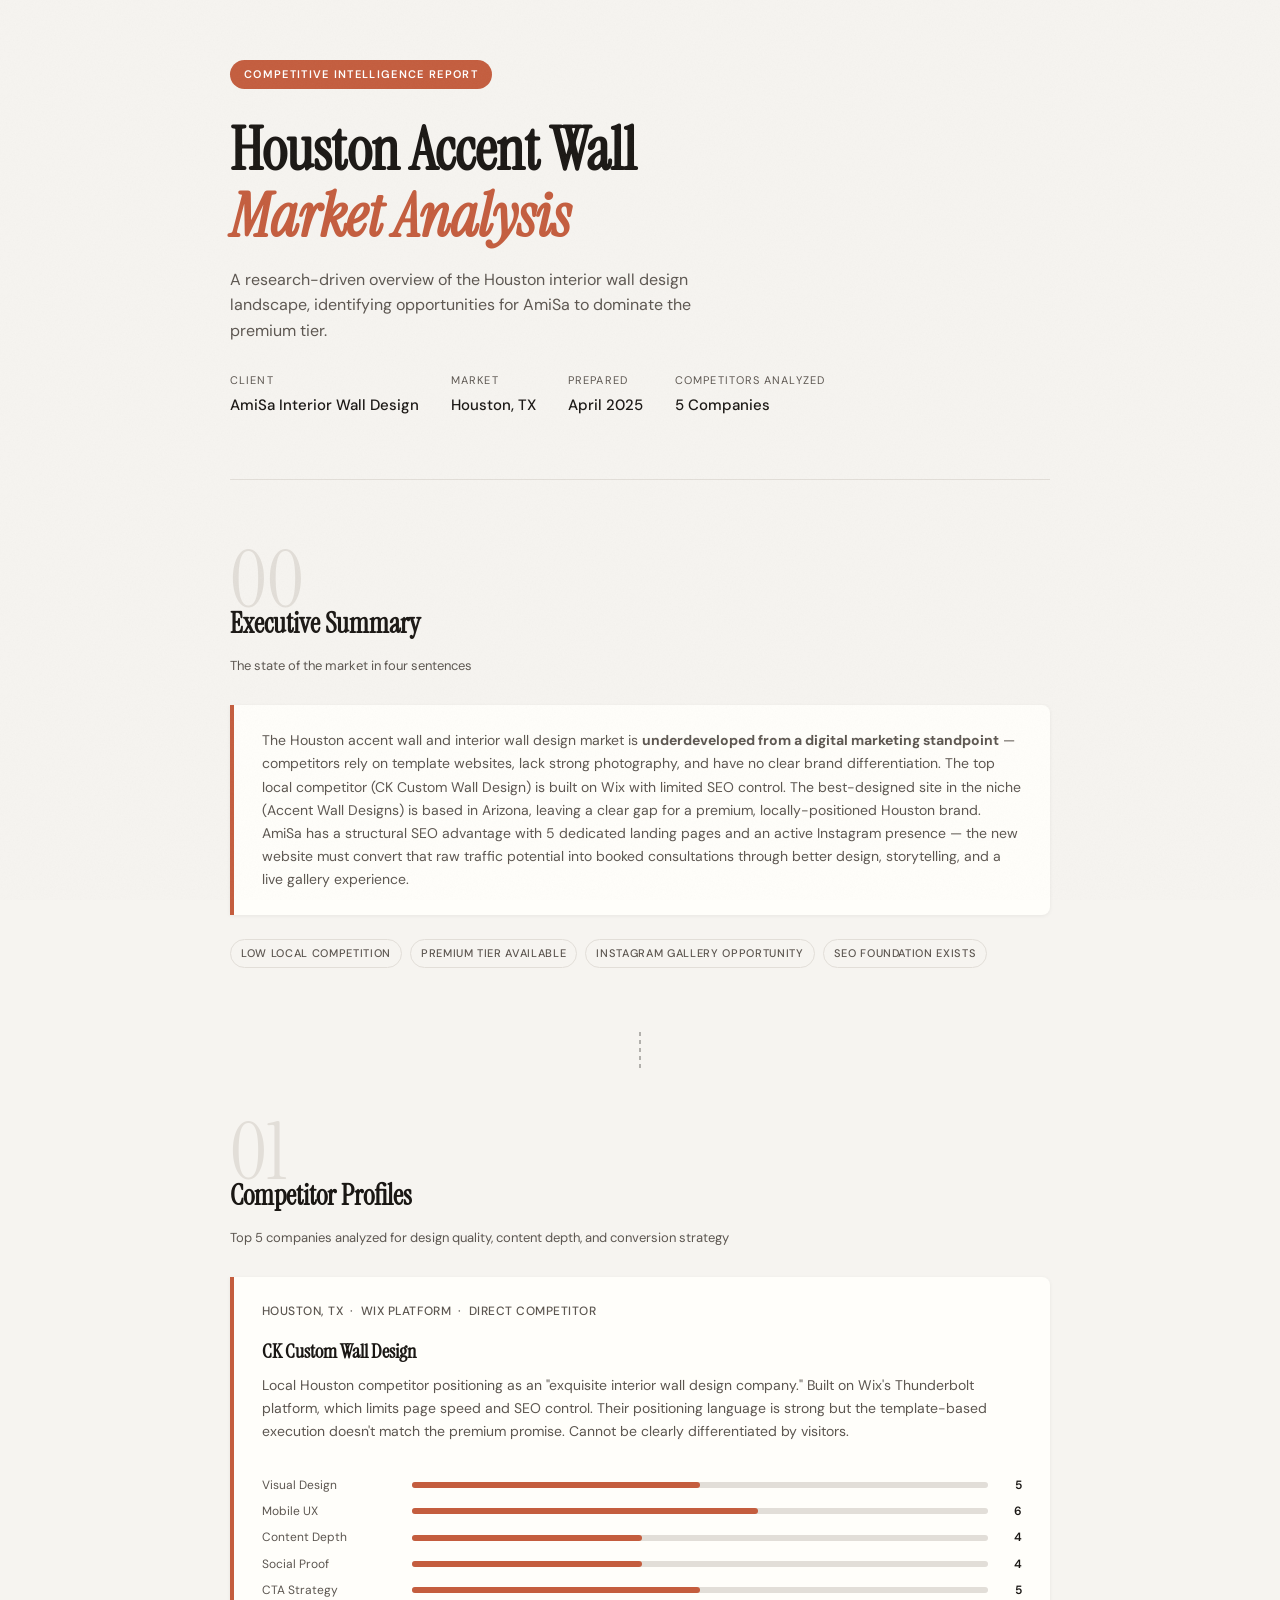
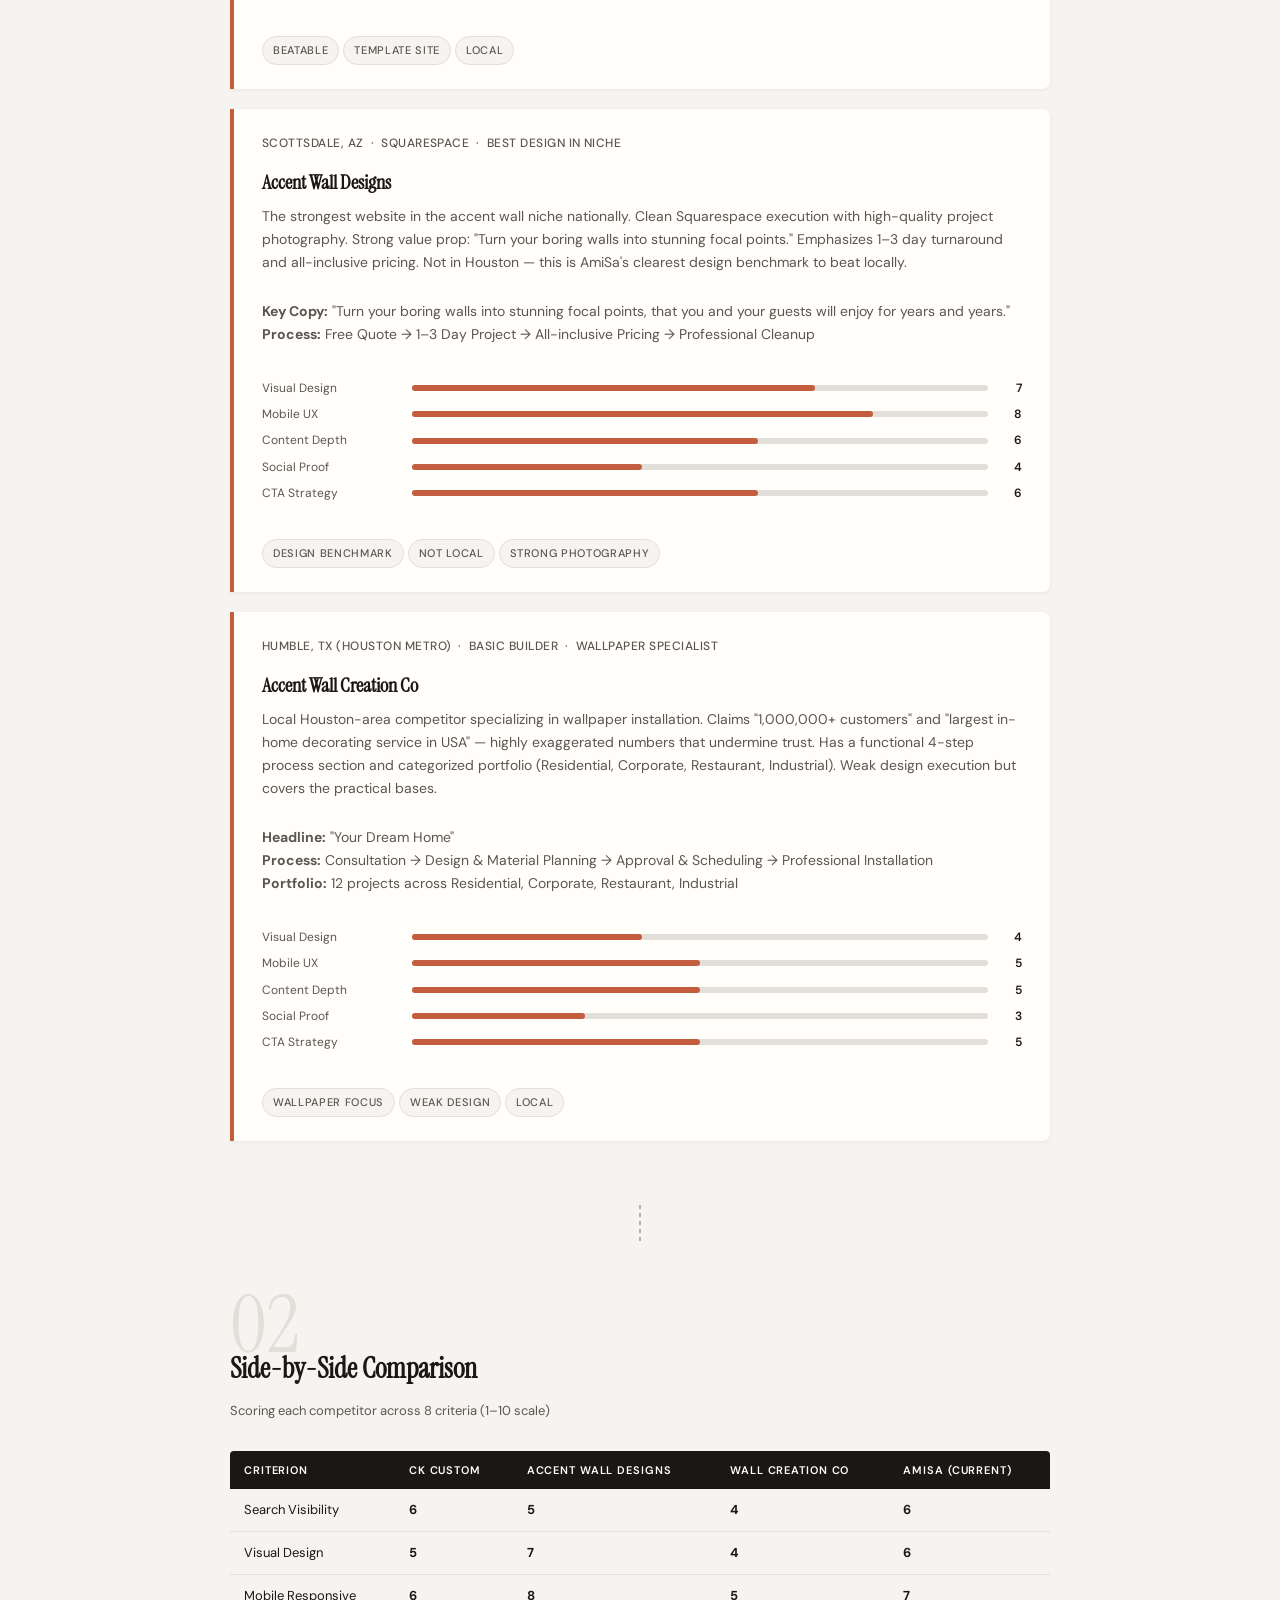
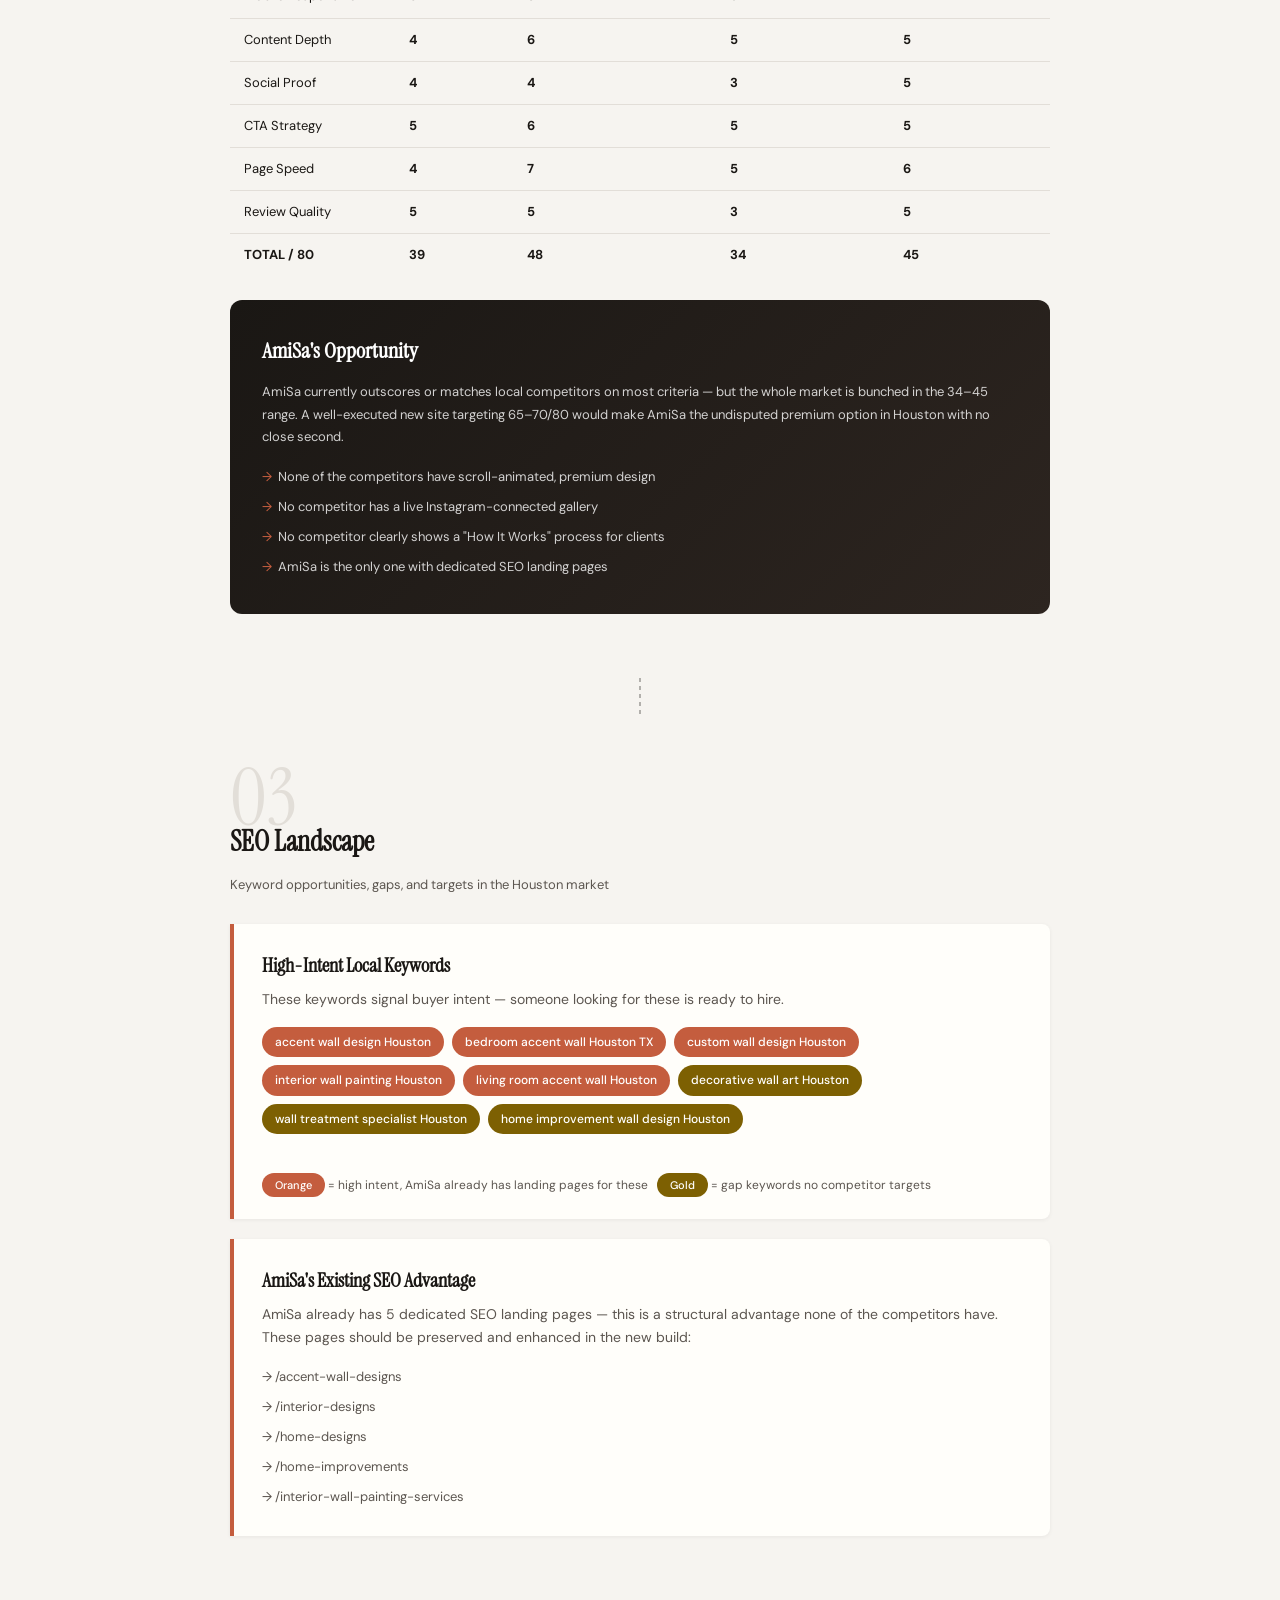
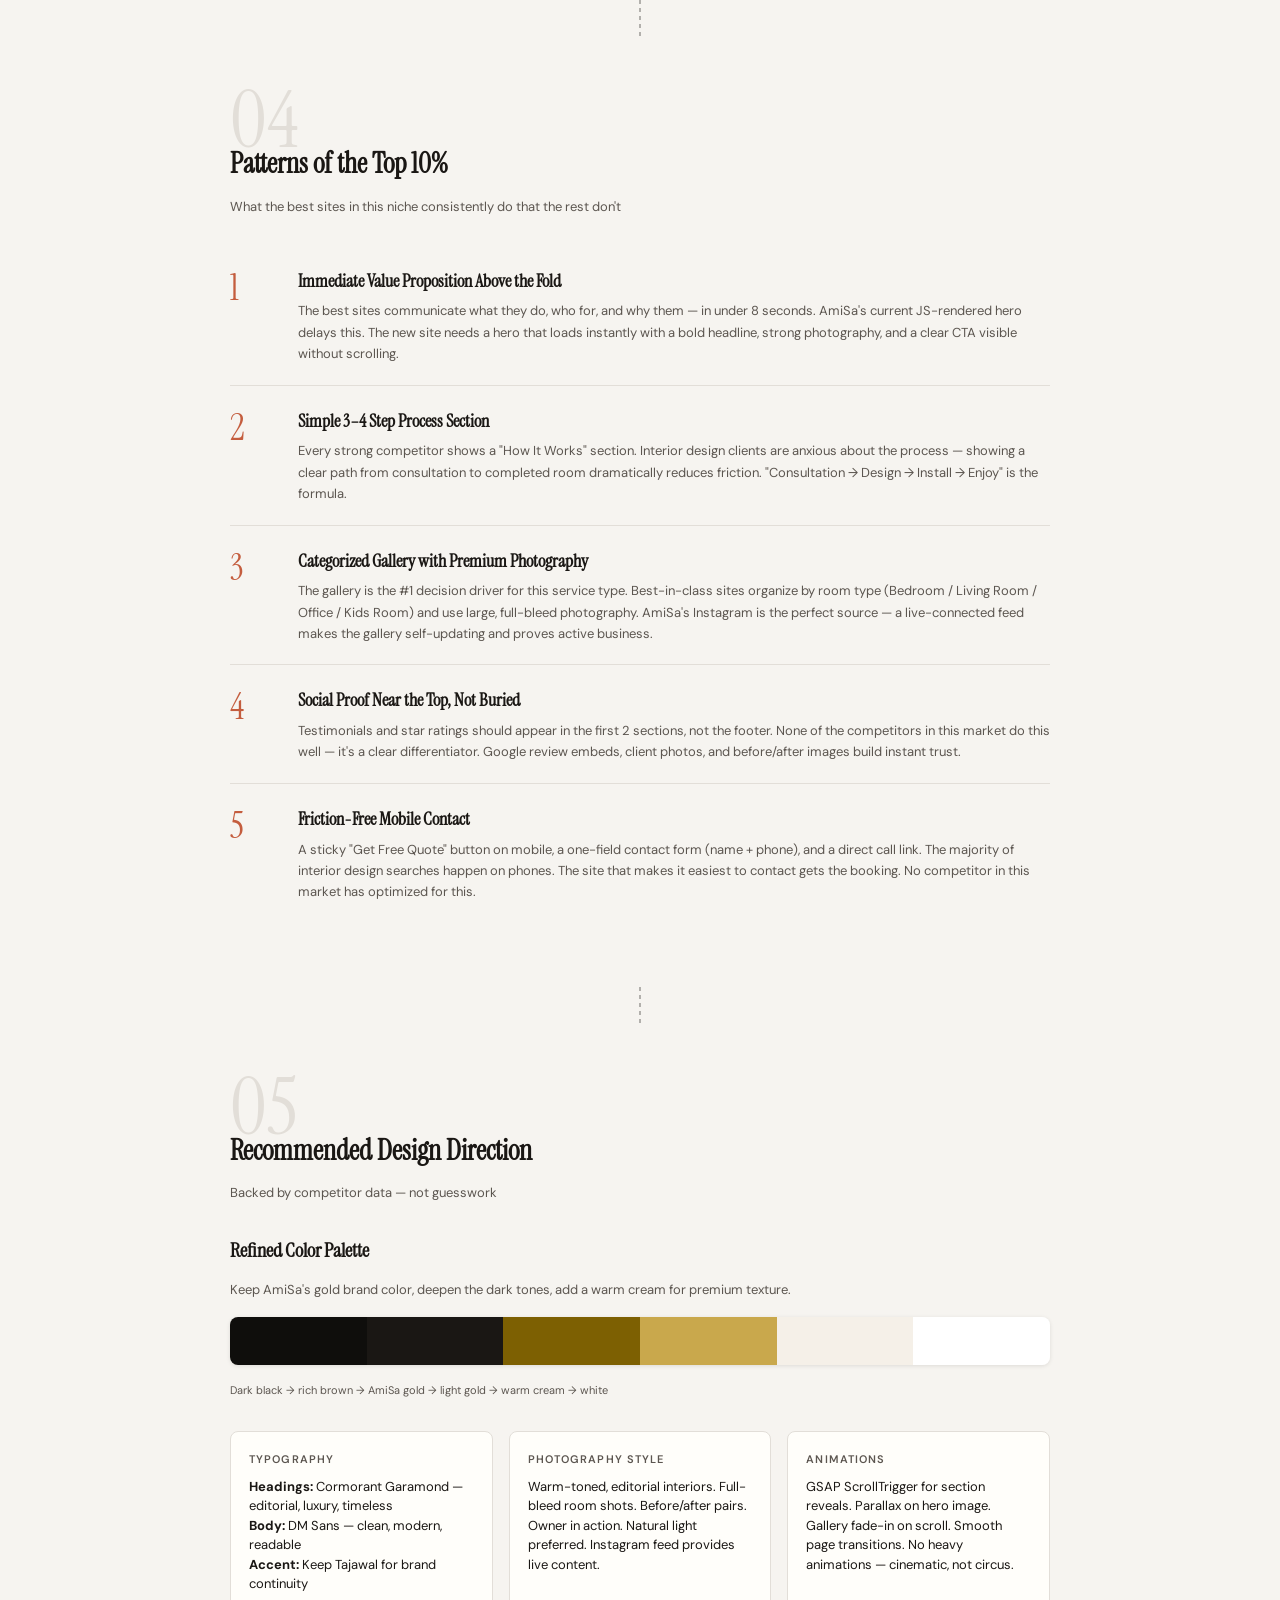
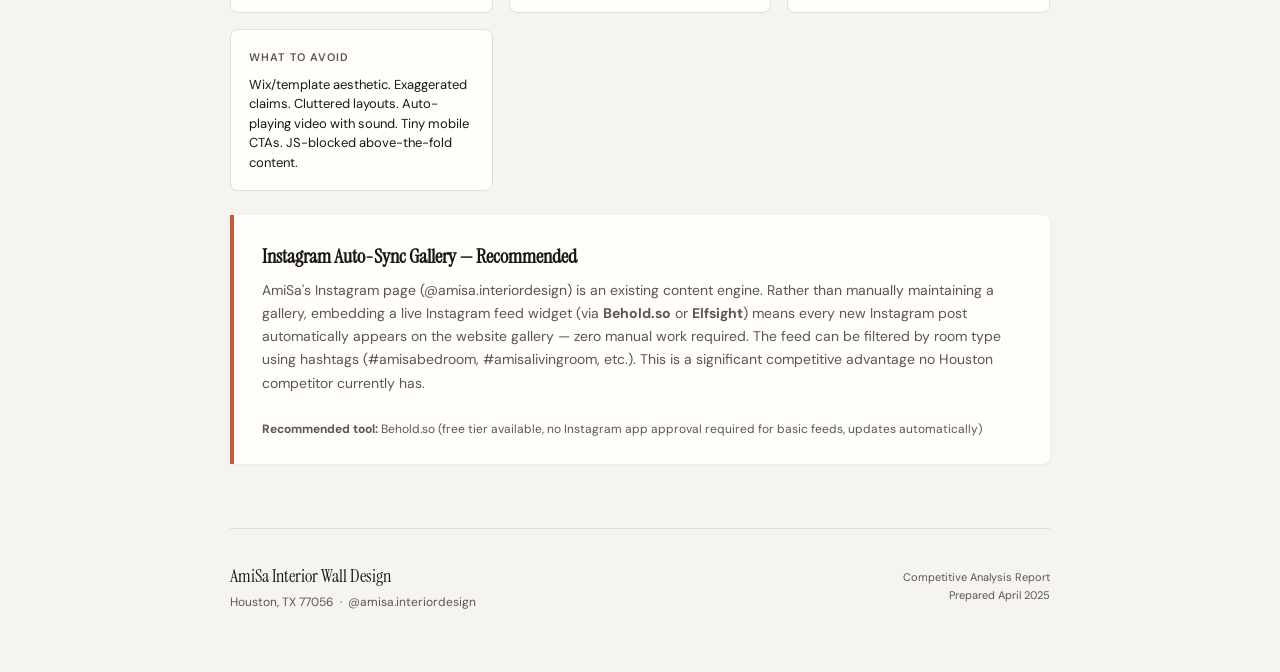
<file: competitive-analysis.html>
<!DOCTYPE html>
<html lang="en">
<head>
  <meta charset="UTF-8" />
  <meta name="viewport" content="width=device-width, initial-scale=1.0" />
  <title>Competitive Analysis — AmiSa Interior Wall Design</title>
  <link rel="preconnect" href="https://fonts.googleapis.com" />
  <link rel="preconnect" href="https://fonts.gstatic.com" crossorigin />
  <link href="https://fonts.googleapis.com/css2?family=Instrument+Serif:ital@0;1&family=DM+Sans:wght@300;400;500;600&display=swap" rel="stylesheet" />
  <style>
    *, *::before, *::after { box-sizing: border-box; margin: 0; padding: 0; }

    :root {
      --paper: #f6f4f0;
      --paper-card: #fffefa;
      --ink: #1a1714;
      --ink-soft: #5c5650;
      --gold: #7D6002;
      --terracotta: #c45d3e;
      --border: #e2ded8;
      --accent-border: 4px solid var(--terracotta);
    }

    /* Grain texture */
    body::before {
      content: '';
      position: fixed;
      inset: 0;
      background-image: url("data:image/svg+xml,%3Csvg xmlns='http://www.w3.org/2000/svg' width='200' height='200'%3E%3Cfilter id='noise'%3E%3CfeTurbulence type='fractalNoise' baseFrequency='0.65' numOctaves='3' stitchTiles='stitch'/%3E%3CfeColorMatrix type='saturate' values='0'/%3E%3C/filter%3E%3Crect width='200' height='200' filter='url(%23noise)' opacity='0.04'/%3E%3C/svg%3E");
      pointer-events: none;
      z-index: 1000;
    }

    body {
      font-family: 'DM Sans', sans-serif;
      background: var(--paper);
      color: var(--ink);
      font-size: 15px;
      line-height: 1.7;
      -webkit-font-smoothing: antialiased;
    }

    .page { max-width: 900px; margin: 0 auto; padding: 60px 40px; }

    /* Cover */
    .cover {
      border-bottom: 1px solid var(--border);
      padding-bottom: 60px;
      margin-bottom: 60px;
    }
    .cover-badge {
      display: inline-block;
      background: var(--terracotta);
      color: #fff;
      font-size: 11px;
      font-weight: 600;
      letter-spacing: 0.12em;
      text-transform: uppercase;
      padding: 5px 14px;
      border-radius: 20px;
      margin-bottom: 28px;
    }
    .cover h1 {
      font-family: 'Instrument Serif', serif;
      font-size: clamp(36px, 6vw, 60px);
      line-height: 1.1;
      color: var(--ink);
      margin-bottom: 18px;
    }
    .cover h1 em {
      font-style: italic;
      color: var(--terracotta);
    }
    .cover-meta {
      display: flex;
      gap: 32px;
      flex-wrap: wrap;
      margin-top: 28px;
    }
    .cover-meta-item { display: flex; flex-direction: column; }
    .cover-meta-label { font-size: 11px; letter-spacing: 0.1em; text-transform: uppercase; color: var(--ink-soft); margin-bottom: 3px; }
    .cover-meta-value { font-size: 15px; font-weight: 500; }

    /* Section */
    .section { margin-bottom: 64px; }
    .section-number {
      font-family: 'Instrument Serif', serif;
      font-size: 80px;
      line-height: 1;
      color: var(--border);
      margin-bottom: -20px;
      display: block;
    }
    .section-title {
      font-family: 'Instrument Serif', serif;
      font-size: 28px;
      color: var(--ink);
      margin-bottom: 8px;
    }
    .section-subtitle {
      font-size: 13px;
      color: var(--ink-soft);
      margin-bottom: 28px;
      font-weight: 400;
    }

    /* Tags */
    .tag {
      display: inline-block;
      background: var(--paper);
      border: 1px solid var(--border);
      color: var(--ink-soft);
      font-size: 11px;
      font-weight: 500;
      letter-spacing: 0.06em;
      text-transform: uppercase;
      padding: 4px 10px;
      border-radius: 20px;
      margin: 4px 4px 0 0;
    }

    /* Card */
    .card {
      background: var(--paper-card);
      border-left: var(--accent-border);
      border-radius: 0 8px 8px 0;
      padding: 24px 28px;
      margin-bottom: 20px;
      box-shadow: 0 1px 4px rgba(0,0,0,0.06);
      transition: box-shadow 0.2s;
    }
    .card:hover { box-shadow: 0 4px 16px rgba(0,0,0,0.1); }
    .card h3 {
      font-family: 'Instrument Serif', serif;
      font-size: 20px;
      margin-bottom: 6px;
      color: var(--ink);
    }
    .card .card-meta { font-size: 12px; color: var(--ink-soft); margin-bottom: 12px; font-weight: 500; letter-spacing: 0.04em; text-transform: uppercase; }
    .card p { font-size: 14px; color: var(--ink-soft); line-height: 1.65; }

    /* Score bar */
    .score-row { display: flex; align-items: center; gap: 10px; margin: 6px 0; }
    .score-label { font-size: 12px; color: var(--ink-soft); min-width: 140px; }
    .score-bar-track { flex: 1; background: var(--border); border-radius: 4px; height: 6px; }
    .score-bar-fill { height: 6px; border-radius: 4px; background: var(--terracotta); transition: width 0.3s; }
    .score-num { font-size: 12px; font-weight: 600; color: var(--ink); min-width: 24px; text-align: right; }

    /* Color swatches */
    .swatches { display: flex; gap: 8px; flex-wrap: wrap; margin: 12px 0; }
    .swatch {
      width: 32px; height: 32px; border-radius: 50%;
      border: 2px solid rgba(0,0,0,0.1);
      position: relative;
      cursor: default;
    }
    .swatch::after {
      content: attr(data-hex);
      position: absolute;
      bottom: -20px;
      left: 50%;
      transform: translateX(-50%);
      font-size: 9px;
      color: var(--ink-soft);
      white-space: nowrap;
    }
    .swatches-wrap { margin-bottom: 32px; }

    /* Connector */
    .connector {
      display: flex;
      justify-content: center;
      margin: 0 0 40px;
    }
    .connector svg { opacity: 0.3; }

    /* Comparison table */
    .comparison-table { width: 100%; border-collapse: collapse; font-size: 13px; margin: 20px 0; }
    .comparison-table th {
      background: var(--ink);
      color: #fff;
      padding: 10px 14px;
      text-align: left;
      font-size: 11px;
      font-weight: 600;
      letter-spacing: 0.08em;
      text-transform: uppercase;
    }
    .comparison-table th:first-child { border-radius: 4px 0 0 0; }
    .comparison-table th:last-child { border-radius: 0 4px 0 0; }
    .comparison-table td {
      padding: 10px 14px;
      border-bottom: 1px solid var(--border);
      color: var(--ink);
    }
    .comparison-table tr:nth-child(even) td { background: var(--paper); }
    .comparison-table tr:last-child td { border-bottom: none; }
    .score-cell { font-weight: 700; }
    .score-hi { color: #2d7a5c; }
    .score-mid { color: #b07d2a; }
    .score-lo { color: #b04040; }

    /* Keyword list */
    .keyword-grid { display: flex; flex-wrap: wrap; gap: 8px; margin: 16px 0; }
    .keyword-chip {
      background: var(--ink);
      color: #fff;
      font-size: 12px;
      font-weight: 500;
      padding: 5px 13px;
      border-radius: 20px;
    }
    .keyword-chip.opportunity { background: var(--terracotta); }
    .keyword-chip.gap { background: var(--gold); }

    /* Pattern cards */
    .pattern-card {
      display: grid;
      grid-template-columns: 48px 1fr;
      gap: 20px;
      align-items: start;
      padding: 20px 0;
      border-bottom: 1px solid var(--border);
    }
    .pattern-card:last-child { border-bottom: none; }
    .pattern-num {
      font-family: 'Instrument Serif', serif;
      font-size: 36px;
      color: var(--terracotta);
      line-height: 1;
      padding-top: 4px;
    }
    .pattern-body h4 { font-family: 'Instrument Serif', serif; font-size: 18px; margin-bottom: 4px; }
    .pattern-body p { font-size: 13px; color: var(--ink-soft); line-height: 1.65; }

    /* Design direction */
    .direction-grid { display: grid; grid-template-columns: repeat(auto-fit, minmax(200px, 1fr)); gap: 16px; margin: 20px 0; }
    .direction-item {
      background: var(--paper-card);
      border: 1px solid var(--border);
      border-radius: 8px;
      padding: 18px;
    }
    .direction-item h4 { font-size: 11px; font-weight: 600; letter-spacing: 0.1em; text-transform: uppercase; color: var(--ink-soft); margin-bottom: 8px; }
    .direction-item p { font-size: 13px; color: var(--ink); line-height: 1.5; }

    /* Palette preview */
    .palette-preview { display: flex; gap: 0; border-radius: 8px; overflow: hidden; height: 48px; margin: 16px 0; box-shadow: 0 1px 4px rgba(0,0,0,0.1); }
    .palette-swatch { flex: 1; }

    /* Recommendation highlight */
    .highlight-box {
      background: linear-gradient(135deg, #1a1714, #2d2520);
      color: #fff;
      border-radius: 12px;
      padding: 32px;
      margin: 24px 0;
    }
    .highlight-box h3 { font-family: 'Instrument Serif', serif; font-size: 22px; margin-bottom: 12px; color: #fff; }
    .highlight-box p { font-size: 13px; line-height: 1.7; color: rgba(255,255,255,0.8); }
    .highlight-box ul { list-style: none; margin-top: 14px; }
    .highlight-box ul li { font-size: 13px; color: rgba(255,255,255,0.8); padding: 4px 0; padding-left: 16px; position: relative; }
    .highlight-box ul li::before { content: '→'; position: absolute; left: 0; color: var(--terracotta); }

    /* Print */
    @media print {
      body::before { display: none; }
      .card:hover { box-shadow: 0 1px 4px rgba(0,0,0,0.06); }
      .section { page-break-inside: avoid; }
      .page { padding: 40px 20px; }
    }

    @media (max-width: 640px) {
      .page { padding: 40px 20px; }
      .cover-meta { gap: 20px; }
      .score-label { min-width: 100px; }
    }
  </style>
</head>
<body>
<div class="page">

  <!-- COVER -->
  <div class="cover">
    <span class="cover-badge">Competitive Intelligence Report</span>
    <h1>Houston Accent Wall<br><em>Market Analysis</em></h1>
    <p style="font-size:16px; color:var(--ink-soft); max-width:500px; line-height:1.6;">
      A research-driven overview of the Houston interior wall design landscape, identifying opportunities for AmiSa to dominate the premium tier.
    </p>
    <div class="cover-meta">
      <div class="cover-meta-item">
        <span class="cover-meta-label">Client</span>
        <span class="cover-meta-value">AmiSa Interior Wall Design</span>
      </div>
      <div class="cover-meta-item">
        <span class="cover-meta-label">Market</span>
        <span class="cover-meta-value">Houston, TX</span>
      </div>
      <div class="cover-meta-item">
        <span class="cover-meta-label">Prepared</span>
        <span class="cover-meta-value">April 2025</span>
      </div>
      <div class="cover-meta-item">
        <span class="cover-meta-label">Competitors Analyzed</span>
        <span class="cover-meta-value">5 Companies</span>
      </div>
    </div>
  </div>

  <!-- EXECUTIVE SUMMARY -->
  <div class="section">
    <span class="section-number">00</span>
    <h2 class="section-title">Executive Summary</h2>
    <p class="section-subtitle">The state of the market in four sentences</p>
    <div class="card">
      <p>
        The Houston accent wall and interior wall design market is <strong>underdeveloped from a digital marketing standpoint</strong> — competitors rely on template websites, lack strong photography, and have no clear brand differentiation. The top local competitor (CK Custom Wall Design) is built on Wix with limited SEO control. The best-designed site in the niche (Accent Wall Designs) is based in Arizona, leaving a clear gap for a premium, locally-positioned Houston brand. AmiSa has a structural SEO advantage with 5 dedicated landing pages and an active Instagram presence — the new website must convert that raw traffic potential into booked consultations through better design, storytelling, and a live gallery experience.
      </p>
    </div>
    <div>
      <span class="tag">Low Local Competition</span>
      <span class="tag">Premium Tier Available</span>
      <span class="tag">Instagram Gallery Opportunity</span>
      <span class="tag">SEO Foundation Exists</span>
    </div>
  </div>

  <div class="connector">
    <svg width="2" height="40" viewBox="0 0 2 40"><line x1="1" y1="0" x2="1" y2="40" stroke="#1a1714" stroke-width="2" stroke-dasharray="4 4"/></svg>
  </div>

  <!-- COMPETITOR PROFILES -->
  <div class="section">
    <span class="section-number">01</span>
    <h2 class="section-title">Competitor Profiles</h2>
    <p class="section-subtitle">Top 5 companies analyzed for design quality, content depth, and conversion strategy</p>

    <!-- CK Custom -->
    <div class="card">
      <div class="card-meta">Houston, TX &nbsp;·&nbsp; Wix Platform &nbsp;·&nbsp; Direct Competitor</div>
      <h3>CK Custom Wall Design</h3>
      <p>Local Houston competitor positioning as an "exquisite interior wall design company." Built on Wix's Thunderbolt platform, which limits page speed and SEO control. Their positioning language is strong but the template-based execution doesn't match the premium promise. Cannot be clearly differentiated by visitors.</p>
      <br />
      <div class="score-row"><span class="score-label">Visual Design</span><div class="score-bar-track"><div class="score-bar-fill" style="width:50%"></div></div><span class="score-num">5</span></div>
      <div class="score-row"><span class="score-label">Mobile UX</span><div class="score-bar-track"><div class="score-bar-fill" style="width:60%"></div></div><span class="score-num">6</span></div>
      <div class="score-row"><span class="score-label">Content Depth</span><div class="score-bar-track"><div class="score-bar-fill" style="width:40%"></div></div><span class="score-num">4</span></div>
      <div class="score-row"><span class="score-label">Social Proof</span><div class="score-bar-track"><div class="score-bar-fill" style="width:40%"></div></div><span class="score-num">4</span></div>
      <div class="score-row"><span class="score-label">CTA Strategy</span><div class="score-bar-track"><div class="score-bar-fill" style="width:50%"></div></div><span class="score-num">5</span></div>
      <br />
      <span class="tag">Beatable</span><span class="tag">Template Site</span><span class="tag">Local</span>
    </div>

    <!-- Accent Wall Designs -->
    <div class="card">
      <div class="card-meta">Scottsdale, AZ &nbsp;·&nbsp; Squarespace &nbsp;·&nbsp; Best Design in Niche</div>
      <h3>Accent Wall Designs</h3>
      <p>The strongest website in the accent wall niche nationally. Clean Squarespace execution with high-quality project photography. Strong value prop: "Turn your boring walls into stunning focal points." Emphasizes 1–3 day turnaround and all-inclusive pricing. Not in Houston — this is AmiSa's clearest design benchmark to beat locally.</p>
      <br />
      <p><strong>Key Copy:</strong> "Turn your boring walls into stunning focal points, that you and your guests will enjoy for years and years."</p>
      <p><strong>Process:</strong> Free Quote → 1–3 Day Project → All-inclusive Pricing → Professional Cleanup</p>
      <br />
      <div class="score-row"><span class="score-label">Visual Design</span><div class="score-bar-track"><div class="score-bar-fill" style="width:70%"></div></div><span class="score-num">7</span></div>
      <div class="score-row"><span class="score-label">Mobile UX</span><div class="score-bar-track"><div class="score-bar-fill" style="width:80%"></div></div><span class="score-num">8</span></div>
      <div class="score-row"><span class="score-label">Content Depth</span><div class="score-bar-track"><div class="score-bar-fill" style="width:60%"></div></div><span class="score-num">6</span></div>
      <div class="score-row"><span class="score-label">Social Proof</span><div class="score-bar-track"><div class="score-bar-fill" style="width:40%"></div></div><span class="score-num">4</span></div>
      <div class="score-row"><span class="score-label">CTA Strategy</span><div class="score-bar-track"><div class="score-bar-fill" style="width:60%"></div></div><span class="score-num">6</span></div>
      <br />
      <span class="tag">Design Benchmark</span><span class="tag">Not Local</span><span class="tag">Strong Photography</span>
    </div>

    <!-- Accent Wall Creation Co -->
    <div class="card">
      <div class="card-meta">Humble, TX (Houston Metro) &nbsp;·&nbsp; Basic Builder &nbsp;·&nbsp; Wallpaper Specialist</div>
      <h3>Accent Wall Creation Co</h3>
      <p>Local Houston-area competitor specializing in wallpaper installation. Claims "1,000,000+ customers" and "largest in-home decorating service in USA" — highly exaggerated numbers that undermine trust. Has a functional 4-step process section and categorized portfolio (Residential, Corporate, Restaurant, Industrial). Weak design execution but covers the practical bases.</p>
      <br />
      <p><strong>Headline:</strong> "Your Dream Home"</p>
      <p><strong>Process:</strong> Consultation → Design & Material Planning → Approval & Scheduling → Professional Installation</p>
      <p><strong>Portfolio:</strong> 12 projects across Residential, Corporate, Restaurant, Industrial</p>
      <br />
      <div class="score-row"><span class="score-label">Visual Design</span><div class="score-bar-track"><div class="score-bar-fill" style="width:40%"></div></div><span class="score-num">4</span></div>
      <div class="score-row"><span class="score-label">Mobile UX</span><div class="score-bar-track"><div class="score-bar-fill" style="width:50%"></div></div><span class="score-num">5</span></div>
      <div class="score-row"><span class="score-label">Content Depth</span><div class="score-bar-track"><div class="score-bar-fill" style="width:50%"></div></div><span class="score-num">5</span></div>
      <div class="score-row"><span class="score-label">Social Proof</span><div class="score-bar-track"><div class="score-bar-fill" style="width:30%"></div></div><span class="score-num">3</span></div>
      <div class="score-row"><span class="score-label">CTA Strategy</span><div class="score-bar-track"><div class="score-bar-fill" style="width:50%"></div></div><span class="score-num">5</span></div>
      <br />
      <span class="tag">Wallpaper Focus</span><span class="tag">Weak Design</span><span class="tag">Local</span>
    </div>

  </div>

  <div class="connector">
    <svg width="2" height="40" viewBox="0 0 2 40"><line x1="1" y1="0" x2="1" y2="40" stroke="#1a1714" stroke-width="2" stroke-dasharray="4 4"/></svg>
  </div>

  <!-- COMPARISON TABLE -->
  <div class="section">
    <span class="section-number">02</span>
    <h2 class="section-title">Side-by-Side Comparison</h2>
    <p class="section-subtitle">Scoring each competitor across 8 criteria (1–10 scale)</p>

    <table class="comparison-table">
      <thead>
        <tr>
          <th>Criterion</th>
          <th>CK Custom</th>
          <th>Accent Wall Designs</th>
          <th>Wall Creation Co</th>
          <th>AmiSa (current)</th>
        </tr>
      </thead>
      <tbody>
        <tr><td>Search Visibility</td><td class="score-cell score-mid">6</td><td class="score-cell score-mid">5</td><td class="score-cell score-lo">4</td><td class="score-cell score-mid">6</td></tr>
        <tr><td>Visual Design</td><td class="score-cell score-mid">5</td><td class="score-cell score-hi">7</td><td class="score-cell score-lo">4</td><td class="score-cell score-mid">6</td></tr>
        <tr><td>Mobile Responsive</td><td class="score-cell score-mid">6</td><td class="score-cell score-hi">8</td><td class="score-cell score-mid">5</td><td class="score-cell score-mid">7</td></tr>
        <tr><td>Content Depth</td><td class="score-cell score-lo">4</td><td class="score-cell score-mid">6</td><td class="score-cell score-mid">5</td><td class="score-cell score-mid">5</td></tr>
        <tr><td>Social Proof</td><td class="score-cell score-lo">4</td><td class="score-cell score-lo">4</td><td class="score-cell score-lo">3</td><td class="score-cell score-mid">5</td></tr>
        <tr><td>CTA Strategy</td><td class="score-cell score-mid">5</td><td class="score-cell score-mid">6</td><td class="score-cell score-mid">5</td><td class="score-cell score-mid">5</td></tr>
        <tr><td>Page Speed</td><td class="score-cell score-lo">4</td><td class="score-cell score-hi">7</td><td class="score-cell score-mid">5</td><td class="score-cell score-mid">6</td></tr>
        <tr><td>Review Quality</td><td class="score-cell score-mid">5</td><td class="score-cell score-mid">5</td><td class="score-cell score-lo">3</td><td class="score-cell score-mid">5</td></tr>
        <tr style="font-weight:700;"><td><strong>TOTAL / 80</strong></td><td class="score-cell score-lo">39</td><td class="score-cell score-hi">48</td><td class="score-cell score-lo">34</td><td class="score-cell score-mid">45</td></tr>
      </tbody>
    </table>

    <div class="highlight-box">
      <h3>AmiSa's Opportunity</h3>
      <p>AmiSa currently outscores or matches local competitors on most criteria — but the whole market is bunched in the 34–45 range. A well-executed new site targeting 65–70/80 would make AmiSa the undisputed premium option in Houston with no close second.</p>
      <ul>
        <li>None of the competitors have scroll-animated, premium design</li>
        <li>No competitor has a live Instagram-connected gallery</li>
        <li>No competitor clearly shows a "How It Works" process for clients</li>
        <li>AmiSa is the only one with dedicated SEO landing pages</li>
      </ul>
    </div>
  </div>

  <div class="connector">
    <svg width="2" height="40" viewBox="0 0 2 40"><line x1="1" y1="0" x2="1" y2="40" stroke="#1a1714" stroke-width="2" stroke-dasharray="4 4"/></svg>
  </div>

  <!-- SEO LANDSCAPE -->
  <div class="section">
    <span class="section-number">03</span>
    <h2 class="section-title">SEO Landscape</h2>
    <p class="section-subtitle">Keyword opportunities, gaps, and targets in the Houston market</p>

    <div class="card">
      <h3>High-Intent Local Keywords</h3>
      <p>These keywords signal buyer intent — someone looking for these is ready to hire.</p>
      <div class="keyword-grid" style="margin-top:16px;">
        <span class="keyword-chip opportunity">accent wall design Houston</span>
        <span class="keyword-chip opportunity">bedroom accent wall Houston TX</span>
        <span class="keyword-chip opportunity">custom wall design Houston</span>
        <span class="keyword-chip opportunity">interior wall painting Houston</span>
        <span class="keyword-chip opportunity">living room accent wall Houston</span>
        <span class="keyword-chip gap">decorative wall art Houston</span>
        <span class="keyword-chip gap">wall treatment specialist Houston</span>
        <span class="keyword-chip gap">home improvement wall design Houston</span>
      </div>
      <br />
      <p style="font-size:12px; color:var(--ink-soft);">
        <span class="keyword-chip opportunity" style="font-size:11px;">Orange</span> = high intent, AmiSa already has landing pages for these &nbsp;
        <span class="keyword-chip gap" style="font-size:11px;">Gold</span> = gap keywords no competitor targets
      </p>
    </div>

    <div class="card">
      <h3>AmiSa's Existing SEO Advantage</h3>
      <p>AmiSa already has 5 dedicated SEO landing pages — this is a structural advantage none of the competitors have. These pages should be preserved and enhanced in the new build:</p>
      <ul style="list-style:none; margin-top:12px;">
        <li style="padding:4px 0; font-size:13px; color:var(--ink-soft);">→ /accent-wall-designs</li>
        <li style="padding:4px 0; font-size:13px; color:var(--ink-soft);">→ /interior-designs</li>
        <li style="padding:4px 0; font-size:13px; color:var(--ink-soft);">→ /home-designs</li>
        <li style="padding:4px 0; font-size:13px; color:var(--ink-soft);">→ /home-improvements</li>
        <li style="padding:4px 0; font-size:13px; color:var(--ink-soft);">→ /interior-wall-painting-services</li>
      </ul>
    </div>
  </div>

  <div class="connector">
    <svg width="2" height="40" viewBox="0 0 2 40"><line x1="1" y1="0" x2="1" y2="40" stroke="#1a1714" stroke-width="2" stroke-dasharray="4 4"/></svg>
  </div>

  <!-- PATTERNS -->
  <div class="section">
    <span class="section-number">04</span>
    <h2 class="section-title">Patterns of the Top 10%</h2>
    <p class="section-subtitle">What the best sites in this niche consistently do that the rest don't</p>

    <div class="pattern-card">
      <div class="pattern-num">1</div>
      <div class="pattern-body">
        <h4>Immediate Value Proposition Above the Fold</h4>
        <p>The best sites communicate what they do, who for, and why them — in under 8 seconds. AmiSa's current JS-rendered hero delays this. The new site needs a hero that loads instantly with a bold headline, strong photography, and a clear CTA visible without scrolling.</p>
      </div>
    </div>

    <div class="pattern-card">
      <div class="pattern-num">2</div>
      <div class="pattern-body">
        <h4>Simple 3–4 Step Process Section</h4>
        <p>Every strong competitor shows a "How It Works" section. Interior design clients are anxious about the process — showing a clear path from consultation to completed room dramatically reduces friction. "Consultation → Design → Install → Enjoy" is the formula.</p>
      </div>
    </div>

    <div class="pattern-card">
      <div class="pattern-num">3</div>
      <div class="pattern-body">
        <h4>Categorized Gallery with Premium Photography</h4>
        <p>The gallery is the #1 decision driver for this service type. Best-in-class sites organize by room type (Bedroom / Living Room / Office / Kids Room) and use large, full-bleed photography. AmiSa's Instagram is the perfect source — a live-connected feed makes the gallery self-updating and proves active business.</p>
      </div>
    </div>

    <div class="pattern-card">
      <div class="pattern-num">4</div>
      <div class="pattern-body">
        <h4>Social Proof Near the Top, Not Buried</h4>
        <p>Testimonials and star ratings should appear in the first 2 sections, not the footer. None of the competitors in this market do this well — it's a clear differentiator. Google review embeds, client photos, and before/after images build instant trust.</p>
      </div>
    </div>

    <div class="pattern-card">
      <div class="pattern-num">5</div>
      <div class="pattern-body">
        <h4>Friction-Free Mobile Contact</h4>
        <p>A sticky "Get Free Quote" button on mobile, a one-field contact form (name + phone), and a direct call link. The majority of interior design searches happen on phones. The site that makes it easiest to contact gets the booking. No competitor in this market has optimized for this.</p>
      </div>
    </div>
  </div>

  <div class="connector">
    <svg width="2" height="40" viewBox="0 0 2 40"><line x1="1" y1="0" x2="1" y2="40" stroke="#1a1714" stroke-width="2" stroke-dasharray="4 4"/></svg>
  </div>

  <!-- DESIGN DIRECTION -->
  <div class="section">
    <span class="section-number">05</span>
    <h2 class="section-title">Recommended Design Direction</h2>
    <p class="section-subtitle">Backed by competitor data — not guesswork</p>

    <!-- Palette -->
    <h3 style="font-family:'Instrument Serif',serif; font-size:20px; margin-bottom:12px;">Refined Color Palette</h3>
    <p style="font-size:13px; color:var(--ink-soft); margin-bottom:12px;">Keep AmiSa's gold brand color, deepen the dark tones, add a warm cream for premium texture.</p>
    <div class="palette-preview">
      <div class="palette-swatch" style="background:#0f0e0c;" title="#0f0e0c — Deep Black"></div>
      <div class="palette-swatch" style="background:#1a1714;" title="#1a1714 — Rich Dark Brown"></div>
      <div class="palette-swatch" style="background:#7D6002;" title="#7D6002 — AmiSa Gold"></div>
      <div class="palette-swatch" style="background:#c9a84c;" title="#c9a84c — Light Gold"></div>
      <div class="palette-swatch" style="background:#f5f0e8;" title="#f5f0e8 — Warm Cream"></div>
      <div class="palette-swatch" style="background:#ffffff;" title="#ffffff — White"></div>
    </div>
    <p style="font-size:11px; color:var(--ink-soft); margin-bottom:32px;">Dark black → rich brown → AmiSa gold → light gold → warm cream → white</p>

    <div class="direction-grid">
      <div class="direction-item">
        <h4>Typography</h4>
        <p><strong>Headings:</strong> Cormorant Garamond — editorial, luxury, timeless<br><strong>Body:</strong> DM Sans — clean, modern, readable<br><strong>Accent:</strong> Keep Tajawal for brand continuity</p>
      </div>
      <div class="direction-item">
        <h4>Photography Style</h4>
        <p>Warm-toned, editorial interiors. Full-bleed room shots. Before/after pairs. Owner in action. Natural light preferred. Instagram feed provides live content.</p>
      </div>
      <div class="direction-item">
        <h4>Animations</h4>
        <p>GSAP ScrollTrigger for section reveals. Parallax on hero image. Gallery fade-in on scroll. Smooth page transitions. No heavy animations — cinematic, not circus.</p>
      </div>
      <div class="direction-item">
        <h4>What to Avoid</h4>
        <p>Wix/template aesthetic. Exaggerated claims. Cluttered layouts. Auto-playing video with sound. Tiny mobile CTAs. JS-blocked above-the-fold content.</p>
      </div>
    </div>

    <div class="card" style="margin-top:24px;">
      <h3>Instagram Auto-Sync Gallery — Recommended</h3>
      <p>
        AmiSa's Instagram page (@amisa.interiordesign) is an existing content engine. Rather than manually maintaining a gallery, embedding a live Instagram feed widget (via <strong>Behold.so</strong> or <strong>Elfsight</strong>) means every new Instagram post automatically appears on the website gallery — zero manual work required. The feed can be filtered by room type using hashtags (#amisabedroom, #amisalivingroom, etc.). This is a significant competitive advantage no Houston competitor currently has.
      </p>
      <br />
      <p style="font-size:12px; color:var(--ink-soft);">
        <strong>Recommended tool:</strong> Behold.so (free tier available, no Instagram app approval required for basic feeds, updates automatically)
      </p>
    </div>
  </div>

  <!-- FOOTER -->
  <div style="border-top:1px solid var(--border); padding-top:32px; margin-top:40px; display:flex; justify-content:space-between; align-items:center; flex-wrap:wrap; gap:16px;">
    <div>
      <div style="font-family:'Instrument Serif',serif; font-size:18px; color:var(--ink);">AmiSa Interior Wall Design</div>
      <div style="font-size:12px; color:var(--ink-soft);">Houston, TX 77056 &nbsp;·&nbsp; @amisa.interiordesign</div>
    </div>
    <div style="font-size:11px; color:var(--ink-soft); text-align:right;">
      Competitive Analysis Report<br>Prepared April 2025
    </div>
  </div>

</div>
</body>
</html>
</file>
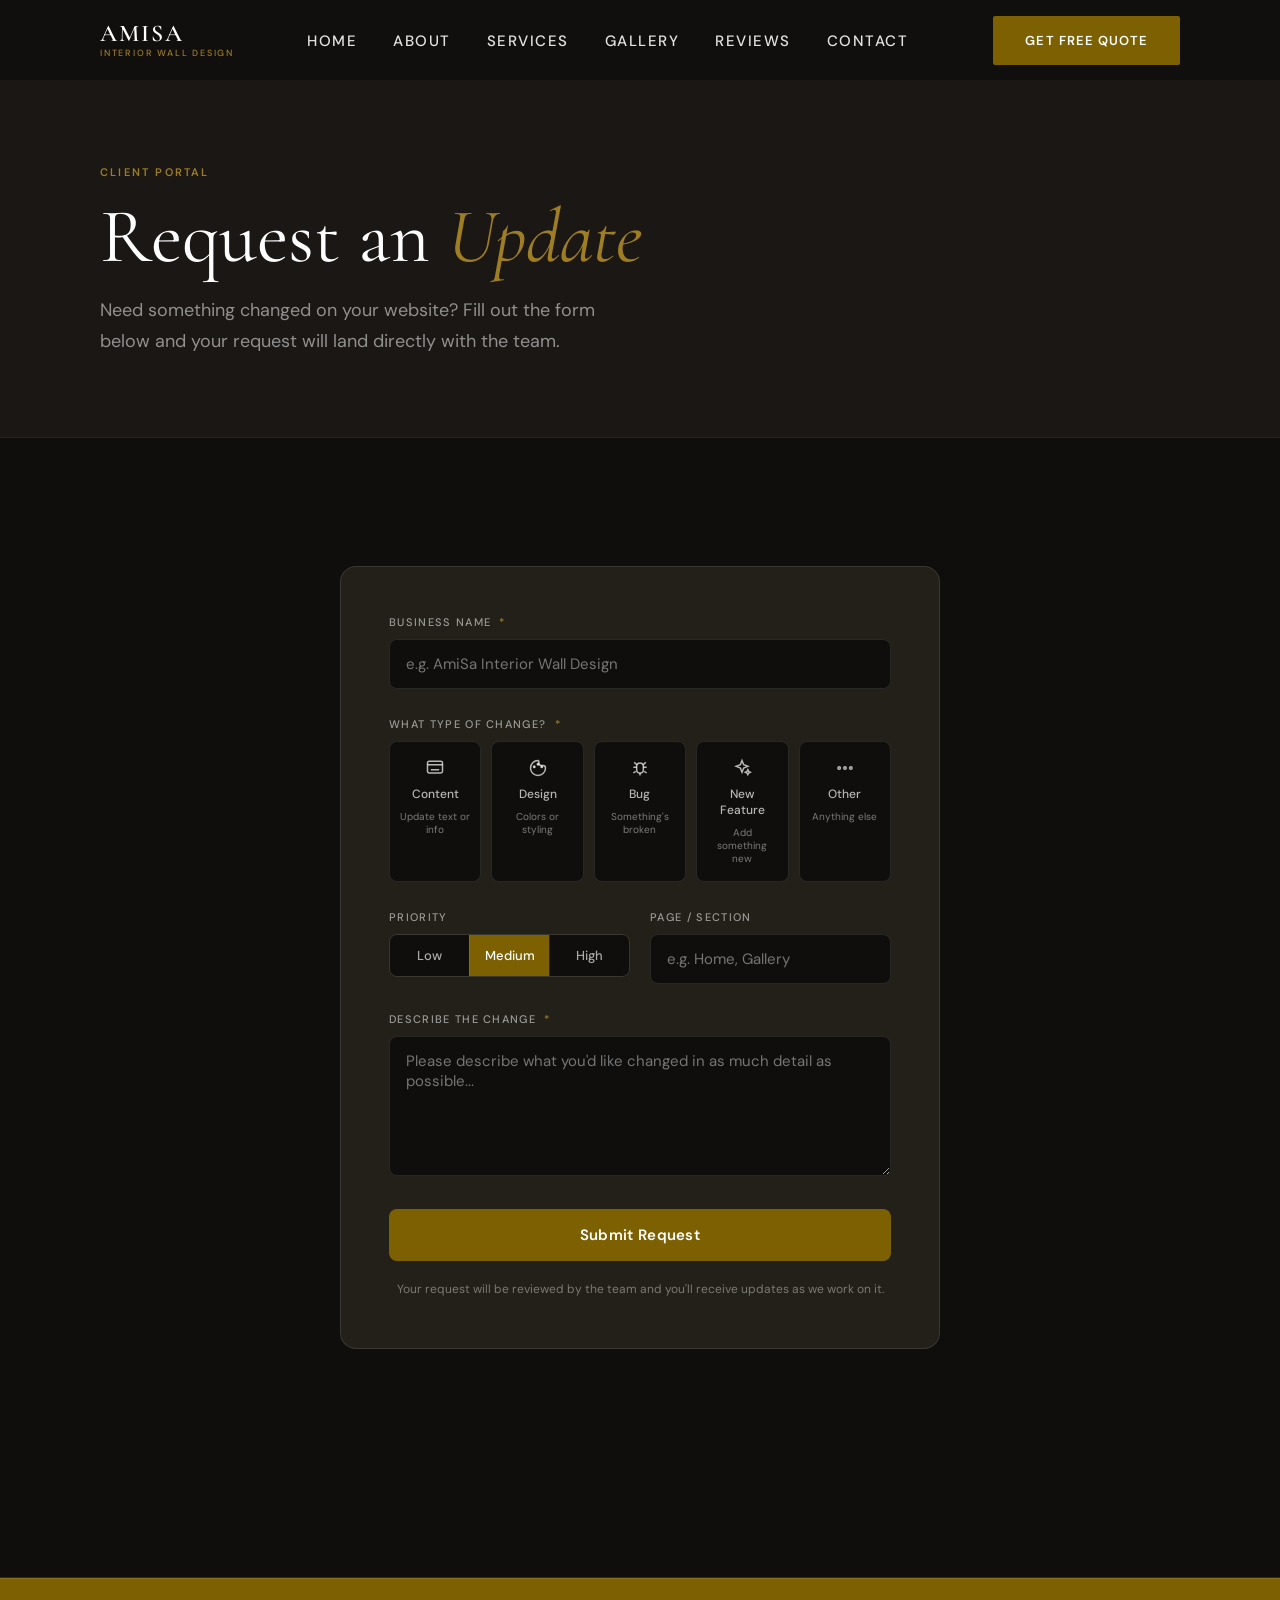
<file: site/request.html>
<!DOCTYPE html>
<html lang="en">
<head>
  <meta charset="UTF-8" />
  <meta name="viewport" content="width=device-width, initial-scale=1.0" />
  <title>Request an Update — AmiSa Interior Wall Design</title>
  <meta name="description" content="Private client portal: submit a change request for the AmiSa website." />
  <meta name="robots" content="noindex, nofollow" />
  <link rel="stylesheet" href="css/style.css" />
  <link rel="icon" href="assets/favicon.ico" type="image/x-icon" />
  <style>
    .fb-wrap { max-width: 720px; margin: 0 auto; padding: 0 var(--gutter) 100px; }
    .fb-card {
      background: var(--dark-mid);
      border: 1px solid var(--border-dark);
      border-radius: var(--radius-lg);
      padding: clamp(28px, 5vw, 48px);
    }
    .fb-label {
      display: block;
      font-size: 11px;
      letter-spacing: 0.12em;
      text-transform: uppercase;
      color: rgba(255,255,255,0.55);
      font-weight: 500;
      margin-bottom: 10px;
    }
    .fb-req { color: var(--gold-light); margin-left: 4px; }
    .fb-input, .fb-textarea {
      width: 100%;
      background: var(--black);
      border: 1px solid var(--border-dark);
      border-radius: var(--radius);
      padding: 14px 16px;
      color: var(--text-on-dark);
      font-family: var(--font-body);
      font-size: 15px;
      transition: border-color 0.2s, background 0.2s;
    }
    .fb-input:focus, .fb-textarea:focus {
      outline: none;
      border-color: var(--gold-light);
      background: #131210;
    }
    .fb-textarea { resize: vertical; min-height: 140px; }
    .fb-field { margin-bottom: 28px; }
    .fb-row { display: grid; grid-template-columns: 1fr 1fr; gap: 20px; margin-bottom: 28px; }

    .fb-types {
      display: grid;
      grid-template-columns: repeat(5, 1fr);
      gap: 10px;
    }
    .fb-type {
      background: var(--black);
      border: 1px solid var(--border-dark);
      border-radius: var(--radius);
      padding: 16px 10px;
      color: rgba(255,255,255,0.7);
      font-family: var(--font-body);
      font-size: 12px;
      font-weight: 500;
      cursor: pointer;
      display: flex;
      flex-direction: column;
      align-items: center;
      gap: 8px;
      transition: all 0.2s;
      text-align: center;
    }
    .fb-type:hover { border-color: rgba(158,125,35,0.5); color: var(--text-on-dark); }
    .fb-type.active {
      border-color: var(--gold-light);
      background: rgba(158,125,35,0.12);
      color: var(--gold-pale);
    }
    .fb-type svg { width: 20px; height: 20px; }
    .fb-type-desc { font-size: 10px; color: rgba(255,255,255,0.45); font-weight: 400; }

    .fb-priorities {
      display: flex;
      border: 1px solid var(--border-dark);
      border-radius: var(--radius);
      overflow: hidden;
    }
    .fb-priority {
      flex: 1;
      background: var(--black);
      border: none;
      color: rgba(255,255,255,0.65);
      padding: 12px 8px;
      font-family: var(--font-body);
      font-size: 13px;
      font-weight: 500;
      cursor: pointer;
      transition: background 0.2s, color 0.2s;
    }
    .fb-priority + .fb-priority { border-left: 1px solid var(--border-dark); }
    .fb-priority:hover { background: #131210; color: var(--text-on-dark); }
    .fb-priority.active { background: var(--gold); color: #fff; }

    .fb-submit {
      width: 100%;
      padding: 16px;
      background: var(--gold);
      color: #fff;
      border: none;
      border-radius: var(--radius);
      font-family: var(--font-body);
      font-size: 15px;
      font-weight: 600;
      letter-spacing: 0.02em;
      cursor: pointer;
      transition: background 0.2s, transform 0.1s;
    }
    .fb-submit:hover:not(:disabled) { background: var(--gold-light); }
    .fb-submit:active:not(:disabled) { transform: scale(0.99); }
    .fb-submit:disabled { opacity: 0.5; cursor: not-allowed; }

    .fb-note { font-size: 12px; color: rgba(255,255,255,0.4); text-align: center; margin-top: 18px; }
    .fb-error { color: #e86464; font-size: 14px; text-align: center; margin-top: 12px; }

    .fb-success {
      text-align: center;
      padding: 40px 20px;
    }
    .fb-success-icon {
      width: 64px;
      height: 64px;
      background: rgba(158,125,35,0.15);
      border: 1px solid var(--gold-light);
      border-radius: 50%;
      display: flex;
      align-items: center;
      justify-content: center;
      margin: 0 auto 24px;
    }
    .fb-success h2 {
      font-family: var(--font-display);
      font-size: 32px;
      color: var(--text-on-dark);
      margin-bottom: 12px;
    }
    .fb-success p { color: rgba(255,255,255,0.6); margin-bottom: 24px; }
    .fb-success button {
      background: transparent;
      border: 1px solid var(--gold-light);
      color: var(--gold-light);
      padding: 10px 20px;
      border-radius: var(--radius);
      font-family: var(--font-body);
      font-size: 14px;
      cursor: pointer;
      transition: all 0.2s;
    }
    .fb-success button:hover { background: rgba(158,125,35,0.1); }

    @media (max-width: 600px) {
      .fb-types { grid-template-columns: repeat(2, 1fr); }
      .fb-type-desc { display: none; }
      .fb-row { grid-template-columns: 1fr; gap: 28px; }
    }
  </style>
</head>
<body>

  <!-- NAV -->
  <nav class="nav" role="navigation" aria-label="Main navigation">
    <div class="container nav__inner">
      <a href="index.html" class="nav__logo" aria-label="AmiSa Home">
        <span class="nav__logo-name">AmiSa</span>
        <span class="nav__logo-sub">Interior Wall Design</span>
      </a>
      <ul class="nav__links" role="list">
        <li><a href="index.html" class="nav__link">Home</a></li>
        <li><a href="about.html" class="nav__link">About</a></li>
        <li><a href="services.html" class="nav__link">Services</a></li>
        <li><a href="gallery.html" class="nav__link">Gallery</a></li>
        <li><a href="testimonials.html" class="nav__link">Reviews</a></li>
        <li><a href="contact.html" class="nav__link">Contact</a></li>
      </ul>
      <a href="contact.html" class="btn btn--gold nav__cta">Get Free Quote</a>
      <button class="nav__burger" aria-label="Open menu" aria-expanded="false">
        <span></span><span></span><span></span>
      </button>
    </div>
  </nav>
  <div class="nav__overlay" role="dialog" aria-label="Mobile menu">
    <a href="index.html" class="nav__link">Home</a>
    <a href="about.html" class="nav__link">About</a>
    <a href="services.html" class="nav__link">Services</a>
    <a href="gallery.html" class="nav__link">Gallery</a>
    <a href="testimonials.html" class="nav__link">Reviews</a>
    <a href="contact.html" class="nav__link">Contact</a>
  </div>

  <!-- PAGE HERO -->
  <div style="background:var(--dark); border-bottom:1px solid rgba(255,255,255,0.06);">
    <div class="page-hero">
      <span class="eyebrow">Client Portal</span>
      <h1>Request an <em style="font-style:italic; color:var(--gold-light);">Update</em></h1>
      <p>Need something changed on your website? Fill out the form below and your request will land directly with the team.</p>
    </div>
  </div>

  <!-- FORM -->
  <section class="section section--darker">
    <div class="fb-wrap">
      <div class="fb-card" id="fb-card">

        <form id="fb-form" novalidate>
          <div class="fb-field">
            <label class="fb-label" for="fb-business">Business Name <span class="fb-req">*</span></label>
            <input id="fb-business" class="fb-input" type="text" required placeholder="e.g. AmiSa Interior Wall Design" />
          </div>

          <div class="fb-field">
            <span class="fb-label">What type of change? <span class="fb-req">*</span></span>
            <div class="fb-types" role="group" aria-label="Request type">
              <button type="button" class="fb-type" data-type="Content Change">
                <svg viewBox="0 0 24 24" fill="none" stroke="currentColor" stroke-width="1.8"><rect x="3" y="4" width="18" height="14" rx="2"/><path d="M3 8h18M7 14h10"/></svg>
                <span>Content</span>
                <span class="fb-type-desc">Update text or info</span>
              </button>
              <button type="button" class="fb-type" data-type="Design Tweak">
                <svg viewBox="0 0 24 24" fill="none" stroke="currentColor" stroke-width="1.8"><path d="M12 3a9 9 0 1 0 9 9c0-1.66-1.34-3-3-3h-2a3 3 0 0 1-3-3V5a2 2 0 0 0-1-2Z"/><circle cx="7.5" cy="10.5" r=".9" fill="currentColor"/><circle cx="12" cy="7.5" r=".9" fill="currentColor"/><circle cx="16.5" cy="10.5" r=".9" fill="currentColor"/></svg>
                <span>Design</span>
                <span class="fb-type-desc">Colors or styling</span>
              </button>
              <button type="button" class="fb-type" data-type="Bug / Issue">
                <svg viewBox="0 0 24 24" fill="none" stroke="currentColor" stroke-width="1.8"><rect x="8" y="6" width="8" height="12" rx="4"/><path d="M12 18v3M4 11h4M16 11h4M5 5l3 3M19 5l-3 3M4 18l3-2M20 18l-3-2"/></svg>
                <span>Bug</span>
                <span class="fb-type-desc">Something's broken</span>
              </button>
              <button type="button" class="fb-type" data-type="New Feature">
                <svg viewBox="0 0 24 24" fill="none" stroke="currentColor" stroke-width="1.8"><path d="M12 3l2 5 5 2-5 2-2 5-2-5-5-2 5-2 2-5ZM19 14l1 2 2 1-2 1-1 2-1-2-2-1 2-1 1-2Z"/></svg>
                <span>New Feature</span>
                <span class="fb-type-desc">Add something new</span>
              </button>
              <button type="button" class="fb-type" data-type="Other">
                <svg viewBox="0 0 24 24" fill="none" stroke="currentColor" stroke-width="1.8"><circle cx="5" cy="12" r="1.5"/><circle cx="12" cy="12" r="1.5"/><circle cx="19" cy="12" r="1.5"/></svg>
                <span>Other</span>
                <span class="fb-type-desc">Anything else</span>
              </button>
            </div>
          </div>

          <div class="fb-row">
            <div>
              <span class="fb-label">Priority</span>
              <div class="fb-priorities" role="group" aria-label="Priority">
                <button type="button" class="fb-priority" data-priority="Low">Low</button>
                <button type="button" class="fb-priority active" data-priority="Medium">Medium</button>
                <button type="button" class="fb-priority" data-priority="High">High</button>
              </div>
            </div>
            <div>
              <label class="fb-label" for="fb-section">Page / Section</label>
              <input id="fb-section" class="fb-input" type="text" placeholder="e.g. Home, Gallery" />
            </div>
          </div>

          <div class="fb-field">
            <label class="fb-label" for="fb-desc">Describe the change <span class="fb-req">*</span></label>
            <textarea id="fb-desc" class="fb-textarea" required placeholder="Please describe what you'd like changed in as much detail as possible..."></textarea>
          </div>

          <button type="submit" class="fb-submit" id="fb-submit">Submit Request</button>
          <div class="fb-error" id="fb-error" style="display:none;"></div>
          <p class="fb-note">Your request will be reviewed by the team and you'll receive updates as we work on it.</p>
        </form>

      </div>
    </div>
  </section>

  <!-- FOOTER -->
  <footer class="footer">
    <div class="footer__bottom">
      <div class="footer__bottom-inner">
        <p>© 2025 AmiSa Interior Wall Design. All rights reserved.</p>
        <p>Houston, TX &nbsp;·&nbsp; <a href="tel:+14085165793" style="color:rgba(255,255,255,0.8);">408-516-5793</a></p>
      </div>
    </div>
  </footer>

  <script src="js/main.js"></script>
  <script>
  (function() {
    var form = document.getElementById('fb-form');
    var card = document.getElementById('fb-card');
    var submitBtn = document.getElementById('fb-submit');
    var errorEl = document.getElementById('fb-error');

    var selectedType = null;
    var selectedPriority = 'Medium';

    document.querySelectorAll('.fb-type').forEach(function(btn) {
      btn.addEventListener('click', function() {
        document.querySelectorAll('.fb-type').forEach(function(b) { b.classList.remove('active'); });
        btn.classList.add('active');
        selectedType = btn.getAttribute('data-type');
      });
    });

    document.querySelectorAll('.fb-priority').forEach(function(btn) {
      btn.addEventListener('click', function() {
        document.querySelectorAll('.fb-priority').forEach(function(b) { b.classList.remove('active'); });
        btn.classList.add('active');
        selectedPriority = btn.getAttribute('data-priority');
      });
    });

    form.addEventListener('submit', async function(e) {
      e.preventDefault();
      errorEl.style.display = 'none';

      var businessName = document.getElementById('fb-business').value.trim();
      var pageSection = document.getElementById('fb-section').value.trim();
      var description = document.getElementById('fb-desc').value.trim();

      if (!businessName || !selectedType || !description) {
        errorEl.textContent = 'Please fill in business name, request type, and description.';
        errorEl.style.display = 'block';
        return;
      }

      submitBtn.disabled = true;
      submitBtn.textContent = 'Submitting...';

      try {
        var res = await fetch('/api/feedback', {
          method: 'POST',
          headers: { 'Content-Type': 'application/json' },
          body: JSON.stringify({
            businessName: businessName,
            requestType: selectedType,
            priority: selectedPriority,
            pageSection: pageSection,
            description: description,
          }),
        });
        if (!res.ok) throw new Error('Request failed');

        card.innerHTML = '<div class="fb-success">' +
          '<div class="fb-success-icon"><svg width="28" height="28" viewBox="0 0 24 24" fill="none" stroke="#9e7d23" stroke-width="2.5"><path d="M5 13l4 4L19 7"/></svg></div>' +
          '<h2>Request Submitted</h2>' +
          '<p>Your request has been logged. We\'ll be in touch with updates.</p>' +
          '<button type="button" onclick="location.reload()">Submit another request</button>' +
          '</div>';
      } catch (err) {
        submitBtn.disabled = false;
        submitBtn.textContent = 'Submit Request';
        errorEl.textContent = 'Something went wrong. Please try again or email us directly.';
        errorEl.style.display = 'block';
      }
    });
  })();
  </script>
</body>
</html>
</file>
<file: site/css/style.css>
/* ============================================================
   AmiSa Interior Wall Design — Main Stylesheet
   ============================================================ */

@import url('https://fonts.googleapis.com/css2?family=Cormorant+Garamond:ital,wght@0,300;0,400;0,600;1,300;1,400;1,600&family=DM+Sans:opsz,wght@9..40,300;9..40,400;9..40,500;9..40,600&display=swap');

/* ---- Variables ---- */
:root {
  --black:       #0f0e0c;
  --dark:        #1a1714;
  --dark-mid:    #222018;
  --gold:        #7D6002;
  --gold-light:  #9e7d23;
  --gold-pale:   #e8d9a8;
  --cream:       #f5f0e8;
  --off-white:   #fafaf7;
  --white:       #ffffff;

  --text-on-dark:   rgba(255,255,255,0.88);
  --text-soft:      rgba(255,255,255,0.52);
  --text-dark:      #1a1714;
  --text-mid:       #5a5550;

  --border-dark:    rgba(255,255,255,0.10);
  --border-light:   rgba(0,0,0,0.09);
  --border-gold:    rgba(125,96,2,0.35);

  --font-display: 'Cormorant Garamond', Georgia, serif;
  --font-body:    'DM Sans', -apple-system, BlinkMacSystemFont, sans-serif;

  --section-pad:  clamp(80px, 10vw, 140px);
  --container:    1200px;
  --gutter:       clamp(20px, 5vw, 60px);

  --radius:       8px;
  --radius-lg:    16px;

  --ease:         cubic-bezier(0.4, 0, 0.2, 1);
  --ease-out:     cubic-bezier(0, 0, 0.2, 1);
  --ease-spring:  cubic-bezier(0.34, 1.56, 0.64, 1);
}

/* ---- Reset ---- */
*, *::before, *::after { box-sizing: border-box; margin: 0; padding: 0; }
html { scroll-behavior: smooth; font-size: 16px; }
body {
  font-family: var(--font-body);
  background: var(--black);
  color: var(--text-on-dark);
  -webkit-font-smoothing: antialiased;
  -moz-osx-font-smoothing: grayscale;
  overflow-x: hidden;
}
img, video { max-width: 100%; display: block; }
a { color: inherit; text-decoration: none; }
ul, ol { list-style: none; }
button { cursor: pointer; font-family: inherit; border: none; background: none; }
input, textarea, select { font-family: inherit; }

/* ---- Typography ---- */
h1, h2, h3, h4 { font-family: var(--font-display); line-height: 1.1; font-weight: 400; }
h1 { font-size: clamp(44px, 7vw, 88px); }
h2 { font-size: clamp(32px, 4.5vw, 58px); }
h3 { font-size: clamp(22px, 3vw, 32px); }
h4 { font-size: clamp(18px, 2vw, 22px); }
p { line-height: 1.75; }

.eyebrow {
  display: inline-block;
  font-family: var(--font-body);
  font-size: 11px;
  font-weight: 600;
  letter-spacing: 0.2em;
  text-transform: uppercase;
  color: var(--gold-light);
  margin-bottom: 16px;
}
.eyebrow--dark { color: var(--gold); }

/* ---- Layout ---- */
.container {
  max-width: var(--container);
  margin: 0 auto;
  padding: 0 var(--gutter);
}
.section { padding: var(--section-pad) 0; }
.section--dark    { background: var(--dark); }
.section--darker  { background: var(--black); }
.section--cream   { background: var(--cream); color: var(--text-dark); }
.section--offwhite{ background: var(--off-white); color: var(--text-dark); }
.section--gold    { background: var(--gold); color: var(--white); }

.grid-2 { display: grid; grid-template-columns: 1fr 1fr; gap: 40px; align-items: center; }
.grid-3 { display: grid; grid-template-columns: repeat(3, 1fr); gap: 28px; }
.grid-4 { display: grid; grid-template-columns: repeat(4, 1fr); gap: 24px; }

/* ---- Buttons ---- */
.btn {
  display: inline-flex;
  align-items: center;
  gap: 8px;
  font-family: var(--font-body);
  font-size: 13px;
  font-weight: 600;
  letter-spacing: 0.08em;
  text-transform: uppercase;
  padding: 16px 32px;
  border-radius: 2px;
  transition: all 0.25s var(--ease);
  white-space: nowrap;
}
.btn--gold {
  background: var(--gold);
  color: var(--white);
}
.btn--gold:hover {
  background: var(--gold-light);
  transform: translateY(-2px);
  box-shadow: 0 8px 24px rgba(125,96,2,0.35);
}
.btn--ghost {
  background: transparent;
  color: var(--white);
  border: 1px solid rgba(255,255,255,0.3);
}
.btn--ghost:hover {
  border-color: var(--gold-light);
  color: var(--gold-light);
  transform: translateY(-2px);
}
.btn--ghost-dark {
  background: transparent;
  color: var(--dark);
  border: 1px solid rgba(0,0,0,0.25);
}
.btn--ghost-dark:hover {
  border-color: var(--gold);
  color: var(--gold);
  transform: translateY(-2px);
}
.btn--large { padding: 20px 44px; font-size: 14px; }
.btn-group { display: flex; gap: 16px; flex-wrap: wrap; }

/* ---- Navigation ---- */
.nav {
  position: fixed;
  top: 0;
  left: 0;
  right: 0;
  z-index: 900;
  height: 80px;
  display: flex;
  align-items: center;
  background: rgba(15,14,12,0.75);
  backdrop-filter: blur(12px);
  -webkit-backdrop-filter: blur(12px);
  transition: background 0.35s var(--ease), backdrop-filter 0.35s, box-shadow 0.35s;
}
.nav.nav--scrolled {
  background: rgba(15,14,12,0.95);
  backdrop-filter: blur(16px);
  -webkit-backdrop-filter: blur(16px);
  box-shadow: 0 1px 0 var(--border-dark);
}
.nav__inner {
  display: flex;
  align-items: center;
  justify-content: space-between;
  width: 100%;
}
.nav__logo {
  display: flex;
  flex-direction: column;
  line-height: 1;
}
.nav__logo-name {
  font-family: var(--font-display);
  font-size: 24px;
  font-weight: 600;
  letter-spacing: 0.08em;
  color: var(--white);
  text-transform: uppercase;
}
.nav__logo-sub {
  font-size: 9px;
  letter-spacing: 0.2em;
  text-transform: uppercase;
  color: var(--gold-light);
  margin-top: 3px;
  font-weight: 500;
}
.nav__links {
  display: flex;
  align-items: center;
  gap: 36px;
}
.nav__link {
  font-size: 15px;
  font-weight: 500;
  letter-spacing: 0.1em;
  text-transform: uppercase;
  color: var(--text-on-dark);
  position: relative;
  transition: color 0.2s;
}
.nav__link::after {
  content: '';
  position: absolute;
  bottom: -4px;
  left: 0;
  right: 100%;
  height: 1px;
  background: var(--gold-light);
  transition: right 0.25s var(--ease-out);
}
.nav__link:hover { color: var(--gold-light); }
.nav__link:hover::after,
.nav__link.active::after { right: 0; }
.nav__link.active { color: var(--gold-light); }
.nav__cta { margin-left: 12px; }

.nav__burger {
  display: none;
  flex-direction: column;
  gap: 5px;
  padding: 8px;
  cursor: pointer;
}
.nav__burger span {
  display: block;
  width: 24px;
  height: 2px;
  background: var(--white);
  border-radius: 2px;
  transition: all 0.3s var(--ease);
  transform-origin: center;
}
.nav__burger.open span:nth-child(1) { transform: translateY(7px) rotate(45deg); }
.nav__burger.open span:nth-child(2) { opacity: 0; transform: scaleX(0); }
.nav__burger.open span:nth-child(3) { transform: translateY(-7px) rotate(-45deg); }

/* Mobile nav overlay */
.nav__overlay {
  position: fixed;
  inset: 0;
  background: var(--black);
  z-index: 800;
  display: flex;
  flex-direction: column;
  align-items: center;
  justify-content: center;
  gap: 40px;
  opacity: 0;
  pointer-events: none;
  transition: opacity 0.35s var(--ease);
}
.nav__overlay.open {
  opacity: 1;
  pointer-events: all;
}
.nav__overlay .nav__link {
  font-family: var(--font-display);
  font-size: 36px;
  letter-spacing: 0.04em;
  font-weight: 300;
}
.nav__overlay .nav__link::after { bottom: -6px; }
.nav__overlay-contact {
  margin-top: 20px;
  text-align: center;
}
.nav__overlay-contact a {
  display: block;
  font-size: 14px;
  color: var(--text-soft);
  margin: 6px 0;
  transition: color 0.2s;
}
.nav__overlay-contact a:hover { color: var(--gold-light); }

/* Sticky mobile CTA bar */
.mobile-cta-bar {
  display: none;
  position: fixed;
  bottom: 0;
  left: 0;
  right: 0;
  z-index: 850;
  background: var(--dark);
  border-top: 1px solid var(--border-dark);
  padding: 12px 20px;
  gap: 12px;
}
.mobile-cta-bar a {
  flex: 1;
  display: flex;
  align-items: center;
  justify-content: center;
  gap: 8px;
  font-size: 13px;
  font-weight: 600;
  letter-spacing: 0.06em;
  text-transform: uppercase;
  padding: 13px;
  border-radius: var(--radius);
  transition: all 0.2s;
}
.mobile-cta-bar .call { background: var(--gold); color: var(--white); }
.mobile-cta-bar .quote { background: transparent; color: var(--white); border: 1px solid var(--border-dark); }

/* ---- Hero ---- */
.hero {
  position: relative;
  min-height: 100vh;
  display: flex;
  align-items: flex-end;
  overflow: hidden;
}
.hero__bg {
  position: absolute;
  inset: 0;
  background:
    linear-gradient(to top, rgba(15,14,12,1) 0%, rgba(15,14,12,0.62) 45%, rgba(15,14,12,0.28) 100%),
    url('../assets/hero-slider-1.png') center top / cover no-repeat;
}
.hero__bg-image {
  position: absolute;
  inset: 0;
  width: 100%;
  height: 100%;
  object-fit: cover;
  object-position: center;
  /* This img tag will hold the actual hero photo — drop in via the src attribute */
}
/* Hero parallax handled by GSAP in main.js */
.hero__content {
  position: relative;
  z-index: 2;
  padding: 0 var(--gutter);
  max-width: var(--container);
  margin: 0 auto;
  width: 100%;
  padding-bottom: clamp(60px, 8vw, 100px);
}
.hero__tag {
  display: inline-block;
  font-size: 11px;
  font-weight: 600;
  letter-spacing: 0.25em;
  text-transform: uppercase;
  color: var(--gold-light);
  border: 1px solid rgba(201,168,76,0.3);
  padding: 6px 14px;
  border-radius: 20px;
  margin-bottom: 28px;
  opacity: 0; /* animated in by GSAP */
}
.hero__headline {
  font-family: var(--font-display);
  font-size: clamp(52px, 9vw, 120px);
  line-height: 0.95;
  font-weight: 300;
  color: var(--white);
  max-width: 800px;
  margin-bottom: 24px;
  opacity: 0; /* animated in */
}
.hero__headline em {
  font-style: italic;
  color: var(--gold-pale);
}
.hero__sub {
  font-size: clamp(15px, 2vw, 18px);
  color: var(--text-on-dark);
  max-width: 440px;
  line-height: 1.7;
  margin-bottom: 40px;
  opacity: 0; /* animated in */
}
.hero__btns {
  display: flex;
  gap: 16px;
  flex-wrap: wrap;
  opacity: 0; /* animated in */
}
.hero__stats {
  margin-top: 60px;
  display: flex;
  gap: 40px;
  flex-wrap: wrap;
  padding-top: 28px;
  border-top: 1px solid var(--border-dark);
  opacity: 0; /* animated in */
}
.hero__stat-item { display: flex; flex-direction: column; }
.hero__stat-num {
  font-family: var(--font-display);
  font-size: 28px;
  font-weight: 300;
  color: var(--gold-light);
  line-height: 1;
}
.hero__stat-label {
  font-size: 11px;
  letter-spacing: 0.1em;
  text-transform: uppercase;
  color: var(--text-soft);
  margin-top: 4px;
}

/* Hero scroll indicator */
.hero__scroll {
  position: absolute;
  bottom: 36px;
  right: var(--gutter);
  z-index: 2;
  display: flex;
  flex-direction: column;
  align-items: center;
  gap: 8px;
  opacity: 0;
}
.hero__scroll span {
  font-size: 10px;
  letter-spacing: 0.18em;
  text-transform: uppercase;
  color: var(--text-soft);
  writing-mode: vertical-rl;
}
.hero__scroll-line {
  width: 1px;
  height: 48px;
  background: linear-gradient(to bottom, var(--gold-light), transparent);
  animation: scrollPulse 2s ease-in-out infinite;
}
@keyframes scrollPulse {
  0%, 100% { opacity: 0.3; transform: scaleY(1); }
  50% { opacity: 1; transform: scaleY(0.6); }
}

/* ---- Section Header ---- */
.section-header { margin-bottom: 56px; }
.section-header--center { text-align: center; }
.section-header h2 { margin-bottom: 16px; }
.section-header p {
  font-size: 17px;
  color: var(--text-mid);
  max-width: 560px;
  line-height: 1.75;
}
.section-header--center p { margin: 0 auto; }
.section-header--dark p { color: var(--text-soft); }

/* ---- Services Section ---- */
.services-grid {
  display: grid;
  grid-template-columns: repeat(auto-fit, minmax(240px, 1fr));
  gap: 2px;
  background: var(--border-dark);
  border: 1px solid var(--border-dark);
}
.service-card {
  background: var(--dark-mid);
  padding: 40px 32px;
  position: relative;
  overflow: hidden;
  transition: background 0.3s var(--ease);
  cursor: default;
}
.service-card::before {
  content: '';
  position: absolute;
  bottom: 0;
  left: 0;
  right: 100%;
  height: 2px;
  background: var(--gold-light);
  transition: right 0.4s var(--ease-out);
}
.service-card:hover { background: var(--dark); }
.service-card:hover::before { right: 0; }
.service-card__icon {
  width: 44px;
  height: 44px;
  margin-bottom: 24px;
  color: var(--gold-light);
}
.service-card__num {
  font-family: var(--font-display);
  font-size: 72px;
  font-weight: 300;
  color: rgba(255,255,255,0.04);
  position: absolute;
  top: 20px;
  right: 24px;
  line-height: 1;
  pointer-events: none;
}
.service-card h3 {
  font-size: 22px;
  font-weight: 400;
  margin-bottom: 12px;
  color: var(--white);
}
.service-card p {
  font-size: 14px;
  color: var(--text-soft);
  line-height: 1.7;
}
.service-card__link {
  display: inline-flex;
  align-items: center;
  gap: 6px;
  font-size: 11px;
  font-weight: 600;
  letter-spacing: 0.1em;
  text-transform: uppercase;
  color: var(--gold-light);
  margin-top: 20px;
  transition: gap 0.2s;
}
.service-card__link:hover { gap: 10px; }

/* ---- Gallery Preview Section ---- */
.gallery-preview-section { overflow: hidden; }
.gallery-preview-section .section-header { margin-bottom: 40px; }

/* Behold embed wrapper */
.behold-preview-wrap {
  width: 100%;
  min-height: 420px;
  background: var(--dark-mid);
  border: 1px solid var(--border-dark);
  border-radius: var(--radius);
  overflow: hidden;
  position: relative;
}
.behold-preview-wrap .behold-placeholder {
  position: absolute;
  inset: 0;
  display: flex;
  flex-direction: column;
  align-items: center;
  justify-content: center;
  gap: 16px;
  text-align: center;
  padding: 40px;
}
.behold-placeholder__icon { font-size: 48px; opacity: 0.3; }
.behold-placeholder h4 { font-family: var(--font-display); font-size: 22px; color: var(--white); }
.behold-placeholder p { font-size: 13px; color: var(--text-soft); max-width: 320px; line-height: 1.6; }
.behold-placeholder code {
  font-size: 11px;
  background: rgba(255,255,255,0.07);
  padding: 8px 16px;
  border-radius: var(--radius);
  color: var(--gold-light);
  border: 1px solid var(--border-dark);
}

/* Gallery preview CTA row */
.gallery-preview-cta {
  display: flex;
  align-items: center;
  justify-content: space-between;
  margin-top: 40px;
  flex-wrap: wrap;
  gap: 16px;
}
.gallery-preview-cta p {
  font-size: 14px;
  color: var(--text-soft);
}

/* ---- Process Section ---- */
.process-steps {
  display: grid;
  grid-template-columns: repeat(3, 1fr);
  gap: 0;
  position: relative;
}
.process-steps::before {
  content: '';
  position: absolute;
  top: 52px;
  left: calc(100% / 6);
  right: calc(100% / 6);
  height: 1px;
  background: linear-gradient(to right, transparent, var(--border-light), var(--border-light), transparent);
}
.process-step {
  text-align: center;
  padding: 40px 28px;
  position: relative;
}
.process-step__num {
  width: 64px;
  height: 64px;
  border-radius: 50%;
  border: 1px solid var(--border-light);
  display: flex;
  align-items: center;
  justify-content: center;
  margin: 0 auto 28px;
  font-family: var(--font-display);
  font-size: 24px;
  font-weight: 300;
  color: var(--gold);
  background: var(--cream);
  position: relative;
  z-index: 1;
}
.process-step h3 {
  font-size: 22px;
  color: var(--dark);
  margin-bottom: 12px;
}
.process-step p {
  font-size: 14px;
  color: var(--text-mid);
  line-height: 1.7;
  max-width: 220px;
  margin: 0 auto;
}

/* ---- Testimonials Section ---- */
.testimonials-grid {
  display: grid;
  grid-template-columns: repeat(auto-fit, minmax(300px, 1fr));
  gap: 24px;
}
.testimonial-card {
  background: var(--dark-mid);
  border: 1px solid var(--border-dark);
  border-radius: var(--radius-lg);
  padding: 32px;
  position: relative;
  transition: border-color 0.3s, transform 0.3s;
}
.testimonial-card:hover {
  border-color: var(--border-gold);
  transform: translateY(-4px);
}
.testimonial-card__quote {
  font-family: var(--font-display);
  font-size: 18px;
  font-style: italic;
  font-weight: 300;
  color: var(--text-on-dark);
  line-height: 1.65;
  margin-bottom: 24px;
}
.testimonial-card__quote::before {
  content: '"';
  font-size: 60px;
  line-height: 0;
  vertical-align: -20px;
  color: var(--gold);
  font-style: normal;
  margin-right: 4px;
}
.testimonial-card__author {
  display: flex;
  align-items: center;
  gap: 14px;
}
.testimonial-card__avatar {
  width: 44px;
  height: 44px;
  border-radius: 50%;
  background: var(--gold);
  display: flex;
  align-items: center;
  justify-content: center;
  font-family: var(--font-display);
  font-size: 20px;
  color: var(--white);
  font-weight: 400;
  flex-shrink: 0;
}
.testimonial-card__name {
  font-weight: 600;
  font-size: 14px;
  color: var(--white);
}
.testimonial-card__detail {
  font-size: 12px;
  color: var(--text-soft);
  margin-top: 2px;
}
.testimonial-card__stars {
  color: var(--gold-light);
  font-size: 14px;
  letter-spacing: 2px;
  margin-bottom: 16px;
}

/* ---- About Section ---- */
.about-split {
  display: grid;
  grid-template-columns: 1fr 1fr;
  gap: clamp(40px, 8vw, 100px);
  align-items: center;
}
.about-split__image-wrap {
  position: relative;
  aspect-ratio: 3/4;
  background: var(--dark-mid);
  border-radius: var(--radius-lg);
  overflow: hidden;
}
.about-split__image-wrap img {
  width: 100%;
  height: 100%;
  object-fit: cover;
}
.about-split__image-placeholder {
  position: absolute;
  inset: 0;
  display: flex;
  align-items: center;
  justify-content: center;
  font-family: var(--font-display);
  font-size: 18px;
  color: var(--text-soft);
  text-align: center;
  padding: 40px;
  background: linear-gradient(135deg, var(--dark-mid), var(--dark));
}
.about-split__image-accent {
  position: absolute;
  bottom: -20px;
  right: -20px;
  width: 160px;
  height: 160px;
  border: 2px solid var(--gold);
  border-radius: var(--radius-lg);
  z-index: -1;
}
.about-split__content { }
.about-split__content h2 { margin-bottom: 20px; }
.about-split__content p {
  font-size: 16px;
  color: var(--text-soft);
  line-height: 1.8;
  margin-bottom: 20px;
}
.about-split__content .btn { margin-top: 12px; }

/* ---- Stats Bar ---- */
.stats-bar {
  display: grid;
  grid-template-columns: repeat(4, 1fr);
}
.stat-item {
  text-align: center;
  padding: 44px 24px;
  border-right: 1px solid rgba(255,255,255,0.15);
}
.stat-item:last-child { border-right: none; }
.stat-item__num {
  font-family: var(--font-display);
  font-size: clamp(44px, 6vw, 72px);
  font-weight: 300;
  color: var(--white);
  line-height: 1;
  display: block;
}
.stat-item__label {
  font-size: 11px;
  letter-spacing: 0.15em;
  text-transform: uppercase;
  color: rgba(255,255,255,0.6);
  margin-top: 8px;
  display: block;
}

/* ---- Final CTA Section ---- */
.cta-section {
  text-align: center;
  padding: var(--section-pad) var(--gutter);
  background: var(--dark);
  position: relative;
  overflow: hidden;
}
.cta-section::before {
  content: '';
  position: absolute;
  top: 50%;
  left: 50%;
  transform: translate(-50%, -50%);
  width: 600px;
  height: 600px;
  background: radial-gradient(circle, rgba(125,96,2,0.12) 0%, transparent 70%);
  pointer-events: none;
}
.cta-section h2 {
  color: var(--white);
  max-width: 600px;
  margin: 0 auto 20px;
}
.cta-section p {
  font-size: 17px;
  color: var(--text-soft);
  max-width: 440px;
  margin: 0 auto 40px;
  line-height: 1.75;
}
.cta-section .phone-link {
  display: block;
  font-family: var(--font-display);
  font-size: clamp(28px, 4vw, 44px);
  color: var(--gold-light);
  font-weight: 300;
  letter-spacing: 0.04em;
  margin-top: 28px;
  transition: color 0.2s;
}
.cta-section .phone-link:hover { color: var(--gold-pale); }

/* ---- Footer ---- */
.footer {
  background: var(--black);
  border-top: 1px solid var(--border-dark);
}
.footer__main {
  display: grid;
  grid-template-columns: 2fr 1fr 1fr 1.5fr;
  gap: 60px;
  padding: 80px var(--gutter) 60px;
  max-width: var(--container);
  margin: 0 auto;
}
.footer__brand {}
.footer__brand-name {
  font-family: var(--font-display);
  font-size: 28px;
  font-weight: 400;
  letter-spacing: 0.06em;
  color: var(--white);
  text-transform: uppercase;
  margin-bottom: 12px;
}
.footer__brand-tagline {
  font-size: 13px;
  color: var(--text-soft);
  line-height: 1.65;
  max-width: 260px;
  margin-bottom: 24px;
}
.footer__social {
  display: flex;
  gap: 12px;
}
.footer__social a {
  width: 36px;
  height: 36px;
  border: 1px solid var(--border-dark);
  border-radius: 50%;
  display: flex;
  align-items: center;
  justify-content: center;
  color: var(--text-soft);
  font-size: 14px;
  transition: all 0.2s;
}
.footer__social a:hover {
  border-color: var(--gold-light);
  color: var(--gold-light);
  transform: translateY(-2px);
}
.footer__col h4 {
  font-family: var(--font-body);
  font-size: 11px;
  font-weight: 600;
  letter-spacing: 0.15em;
  text-transform: uppercase;
  color: var(--white);
  margin-bottom: 20px;
}
.footer__links {
  display: flex;
  flex-direction: column;
  gap: 12px;
}
.footer__links a {
  font-size: 14px;
  color: var(--text-soft);
  transition: color 0.2s;
}
.footer__links a:hover { color: var(--gold-light); }
.footer__contact-item {
  display: flex;
  flex-direction: column;
  gap: 4px;
  margin-bottom: 16px;
}
.footer__contact-item .label {
  font-size: 10px;
  letter-spacing: 0.12em;
  text-transform: uppercase;
  color: var(--gold-light);
  font-weight: 600;
}
.footer__contact-item .value {
  font-size: 14px;
  color: var(--text-soft);
}
.footer__contact-item a { transition: color 0.2s; }
.footer__contact-item a:hover { color: var(--gold-light); }

.footer__bottom {
  border-top: 1px solid var(--border-dark);
  background: var(--gold);
}
.footer__bottom-inner {
  max-width: var(--container);
  margin: 0 auto;
  padding: 16px var(--gutter);
  display: flex;
  align-items: center;
  justify-content: space-between;
  flex-wrap: wrap;
  gap: 12px;
}
.footer__bottom p {
  font-size: 12px;
  color: rgba(255,255,255,0.8);
  font-weight: 400;
}

/* ---- Gallery Page ---- */
.gallery-tabs {
  display: flex;
  gap: 4px;
  flex-wrap: wrap;
  margin-bottom: 40px;
  border-bottom: 1px solid var(--border-light);
  padding-bottom: 0;
}
.gallery-tab {
  font-size: 12px;
  font-weight: 600;
  letter-spacing: 0.08em;
  text-transform: uppercase;
  padding: 14px 20px;
  color: var(--text-mid);
  border-bottom: 2px solid transparent;
  cursor: pointer;
  transition: all 0.2s;
  background: none;
  border-left: none;
  border-top: none;
  border-right: none;
  margin-bottom: -1px;
  font-family: var(--font-body);
}
.gallery-tab:hover { color: var(--gold); }
.gallery-tab.active {
  color: var(--gold);
  border-bottom-color: var(--gold);
}
.gallery-pane { display: none; }
.gallery-pane.active { display: block; }
.gallery-grid {
  columns: 3;
  column-gap: 16px;
}
.gallery-item {
  break-inside: avoid;
  margin-bottom: 16px;
  border-radius: var(--radius);
  overflow: hidden;
  background: #e8e4dc;
  aspect-ratio: 4/5;
  position: relative;
}
.gallery-item--wide { aspect-ratio: 16/9; }
.gallery-item--tall { aspect-ratio: 3/5; }
.gallery-item img {
  width: 100%;
  height: 100%;
  object-fit: cover;
  transition: transform 0.5s var(--ease);
}
.gallery-item:hover img { transform: scale(1.04); }
.gallery-item__overlay {
  position: absolute;
  inset: 0;
  background: linear-gradient(to top, rgba(15,14,12,0.7) 0%, transparent 50%);
  opacity: 0;
  transition: opacity 0.3s;
  display: flex;
  align-items: flex-end;
  padding: 20px;
}
.gallery-item:hover .gallery-item__overlay { opacity: 1; }
.gallery-item__label {
  font-size: 13px;
  font-weight: 500;
  color: var(--white);
  letter-spacing: 0.06em;
}

/* ---- Page Hero (inner pages) ---- */
.page-hero {
  padding: 160px var(--gutter) 80px;
  max-width: var(--container);
  margin: 0 auto;
}
.page-hero h1 {
  font-size: clamp(44px, 6vw, 80px);
  margin-bottom: 16px;
  color: var(--white);
}
.page-hero p {
  font-size: 18px;
  color: var(--text-soft);
  max-width: 500px;
  line-height: 1.7;
}

/* ---- Contact Form ---- */
.contact-grid {
  display: grid;
  grid-template-columns: 1fr 1.2fr;
  gap: clamp(40px, 8vw, 100px);
  align-items: start;
}
.contact-info {}
.contact-info__item {
  display: flex;
  flex-direction: column;
  gap: 4px;
  margin-bottom: 28px;
}
.contact-info__label {
  font-size: 10px;
  letter-spacing: 0.18em;
  text-transform: uppercase;
  color: var(--gold-light);
  font-weight: 600;
}
.contact-info__value {
  font-size: 20px;
  font-family: var(--font-display);
  font-weight: 300;
  color: var(--white);
}
.contact-info__value a {
  transition: color 0.2s;
}
.contact-info__value a:hover { color: var(--gold-light); }
.contact-hours {
  margin-top: 36px;
  padding-top: 36px;
  border-top: 1px solid var(--border-dark);
}
.contact-hours h4 {
  font-family: var(--font-body);
  font-size: 11px;
  letter-spacing: 0.15em;
  text-transform: uppercase;
  color: var(--gold-light);
  margin-bottom: 14px;
}
.contact-hours p { font-size: 14px; color: var(--text-soft); line-height: 1.8; }

.form-group {
  margin-bottom: 20px;
}
.form-group label {
  display: block;
  font-size: 11px;
  letter-spacing: 0.12em;
  text-transform: uppercase;
  color: var(--text-soft);
  font-weight: 600;
  margin-bottom: 8px;
}
.form-group input,
.form-group textarea,
.form-group select {
  width: 100%;
  background: rgba(255,255,255,0.04);
  border: 1px solid var(--border-dark);
  border-radius: var(--radius);
  padding: 14px 18px;
  font-size: 15px;
  color: var(--white);
  transition: border-color 0.2s, background 0.2s;
  outline: none;
  appearance: none;
}
.form-group input:focus,
.form-group textarea:focus,
.form-group select:focus {
  border-color: var(--gold-light);
  background: rgba(255,255,255,0.07);
}
.form-group textarea { resize: vertical; min-height: 140px; }
.form-group select option { background: var(--dark); color: var(--white); }
.form-note {
  font-size: 12px;
  color: var(--text-soft);
  margin-top: 16px;
}

/* ---- Services Detail Page ---- */
.service-detail {
  display: grid;
  grid-template-columns: 1fr 1fr;
  gap: 60px;
  align-items: start;
  padding: 60px 0;
  border-bottom: 1px solid var(--border-light);
}
.service-detail:last-child { border-bottom: none; }
.service-detail__image {
  aspect-ratio: 4/3;
  background: var(--cream);
  border-radius: var(--radius-lg);
  overflow: hidden;
}
.service-detail__image img { width: 100%; height: 100%; object-fit: cover; }
.service-detail__image-placeholder {
  width: 100%;
  height: 100%;
  display: flex;
  align-items: center;
  justify-content: center;
  font-size: 14px;
  color: var(--text-mid);
  background: #e8e4dc;
  border-radius: var(--radius-lg);
  aspect-ratio: 4/3;
}
.service-detail:nth-child(even) .service-detail__image { order: 2; }
.service-detail:nth-child(even) .service-detail__content { order: 1; }
.service-detail__content h3 { margin-bottom: 16px; color: var(--dark); }
.service-detail__content p {
  font-size: 15px;
  color: var(--text-mid);
  margin-bottom: 16px;
  line-height: 1.8;
}
.service-includes {
  margin: 20px 0;
  display: flex;
  flex-direction: column;
  gap: 8px;
}
.service-includes li {
  display: flex;
  align-items: center;
  gap: 10px;
  font-size: 14px;
  color: var(--text-mid);
}
.service-includes li::before {
  content: '';
  width: 20px;
  height: 1px;
  background: var(--gold);
  flex-shrink: 0;
}

/* ---- About Page ---- */
.about-story { max-width: 720px; }
.about-story p {
  font-size: 17px;
  color: var(--text-mid);
  line-height: 1.85;
  margin-bottom: 24px;
}
.about-values {
  display: grid;
  grid-template-columns: repeat(3, 1fr);
  gap: 24px;
  margin-top: 60px;
}
.about-value {
  padding: 32px;
  background: var(--cream);
  border-radius: var(--radius-lg);
  border: 1px solid var(--border-light);
}
.about-value__icon {
  font-size: 28px;
  margin-bottom: 16px;
}
.about-value h4 {
  font-size: 18px;
  color: var(--dark);
  margin-bottom: 10px;
  font-family: var(--font-display);
}
.about-value p { font-size: 14px; color: var(--text-mid); line-height: 1.7; }

/* ---- Animations — GSAP targets ---- */
.reveal { opacity: 0; transform: translateY(40px); }
.reveal-left { opacity: 0; transform: translateX(-40px); }
.reveal-right { opacity: 0; transform: translateX(40px); }
.reveal-scale { opacity: 0; transform: scale(0.94); }
@media (prefers-reduced-motion: reduce) {
  .reveal, .reveal-left, .reveal-right, .reveal-scale,
  .hero__tag, .hero__headline, .hero__sub, .hero__btns, .hero__stats, .hero__scroll {
    opacity: 1 !important;
    transform: none !important;
    transition: none !important;
  }
}

/* ---- Responsive ---- */
@media (max-width: 1024px) {
  .footer__main { grid-template-columns: 1fr 1fr; gap: 40px; }
  .stats-bar { grid-template-columns: repeat(2, 1fr); }
  .stat-item { border-bottom: 1px solid rgba(255,255,255,0.15); }
  .stat-item:nth-child(2) { border-right: none; }
  .stat-item:nth-child(3) { border-bottom: none; border-right: 1px solid rgba(255,255,255,0.15); }
  .stat-item:nth-child(4) { border-right: none; border-bottom: none; }
  .grid-3 { grid-template-columns: 1fr 1fr; }
  .about-values { grid-template-columns: 1fr 1fr; }
}

@media (max-width: 768px) {
  .nav__links, .nav__cta { display: none; }
  .nav__burger { display: flex; }
  .mobile-cta-bar { display: flex; }
  body { padding-bottom: 70px; }

  .hero__stats { gap: 24px; }
  .hero__btns .btn:first-child { flex: 1; justify-content: center; }

  .grid-2 { grid-template-columns: 1fr; gap: 40px; }
  .about-split { grid-template-columns: 1fr; }
  .about-split__image-wrap { aspect-ratio: 3/2; }
  .contact-grid { grid-template-columns: 1fr; }
  .process-steps { grid-template-columns: 1fr; }
  .process-steps::before { display: none; }
  .service-detail { grid-template-columns: 1fr; }
  .service-detail:nth-child(even) .service-detail__image { order: 0; }
  .service-detail:nth-child(even) .service-detail__content { order: 0; }
  .gallery-grid { columns: 2; }
  .about-values { grid-template-columns: 1fr; }
  .stats-bar { grid-template-columns: repeat(2, 1fr); }
  .footer__main { grid-template-columns: 1fr; gap: 32px; padding: 48px var(--gutter) 40px; }
  .footer__bottom-inner { flex-direction: column; align-items: flex-start; }
}

@media (max-width: 480px) {
  .gallery-grid { columns: 1; }
  .hero__btns { flex-direction: column; }
  .hero__btns .btn { width: 100%; justify-content: center; }
  .grid-4 { grid-template-columns: 1fr 1fr; }
  .services-grid { grid-template-columns: 1fr; gap: 1px; }
}

/* ---- Lightbox ---- */
.gallery-pane img { cursor: pointer; }

.lightbox {
  position: fixed;
  inset: 0;
  z-index: 9999;
  display: flex;
  align-items: center;
  justify-content: center;
  background: rgba(0,0,0,0.92);
  opacity: 0;
  visibility: hidden;
  transition: opacity 0.3s var(--ease), visibility 0.3s;
}
.lightbox.active {
  opacity: 1;
  visibility: visible;
}
.lightbox__img {
  max-width: 90vw;
  max-height: 85vh;
  border-radius: var(--radius-lg);
  box-shadow: 0 20px 60px rgba(0,0,0,0.6);
  transform: scale(0.92);
  transition: transform 0.35s var(--ease-spring);
}
.lightbox.active .lightbox__img {
  transform: scale(1);
}
.lightbox__close {
  position: absolute;
  top: 20px;
  right: 24px;
  width: 44px;
  height: 44px;
  background: rgba(255,255,255,0.1);
  border: 1px solid rgba(255,255,255,0.15);
  border-radius: 50%;
  color: #fff;
  font-size: 22px;
  cursor: pointer;
  display: flex;
  align-items: center;
  justify-content: center;
  transition: background 0.2s;
}
.lightbox__close:hover {
  background: rgba(255,255,255,0.2);
}
.lightbox__nav {
  position: absolute;
  top: 50%;
  transform: translateY(-50%);
  width: 48px;
  height: 48px;
  background: rgba(255,255,255,0.08);
  border: 1px solid rgba(255,255,255,0.12);
  border-radius: 50%;
  color: #fff;
  font-size: 20px;
  cursor: pointer;
  display: flex;
  align-items: center;
  justify-content: center;
  transition: background 0.2s;
}
.lightbox__nav:hover { background: rgba(255,255,255,0.18); }
.lightbox__nav--prev { left: 20px; }
.lightbox__nav--next { right: 20px; }

@media (max-width: 600px) {
  .lightbox__nav {
    width: 44px;
    height: 44px;
    font-size: 22px;
    background: rgba(255,255,255,0.25);
    border: 1px solid rgba(255,255,255,0.35);
  }
  .lightbox__nav:hover, .lightbox__nav:active {
    background: rgba(255,255,255,0.4);
  }
  .lightbox__nav--prev { left: 8px; }
  .lightbox__nav--next { right: 8px; }
}
</file>
